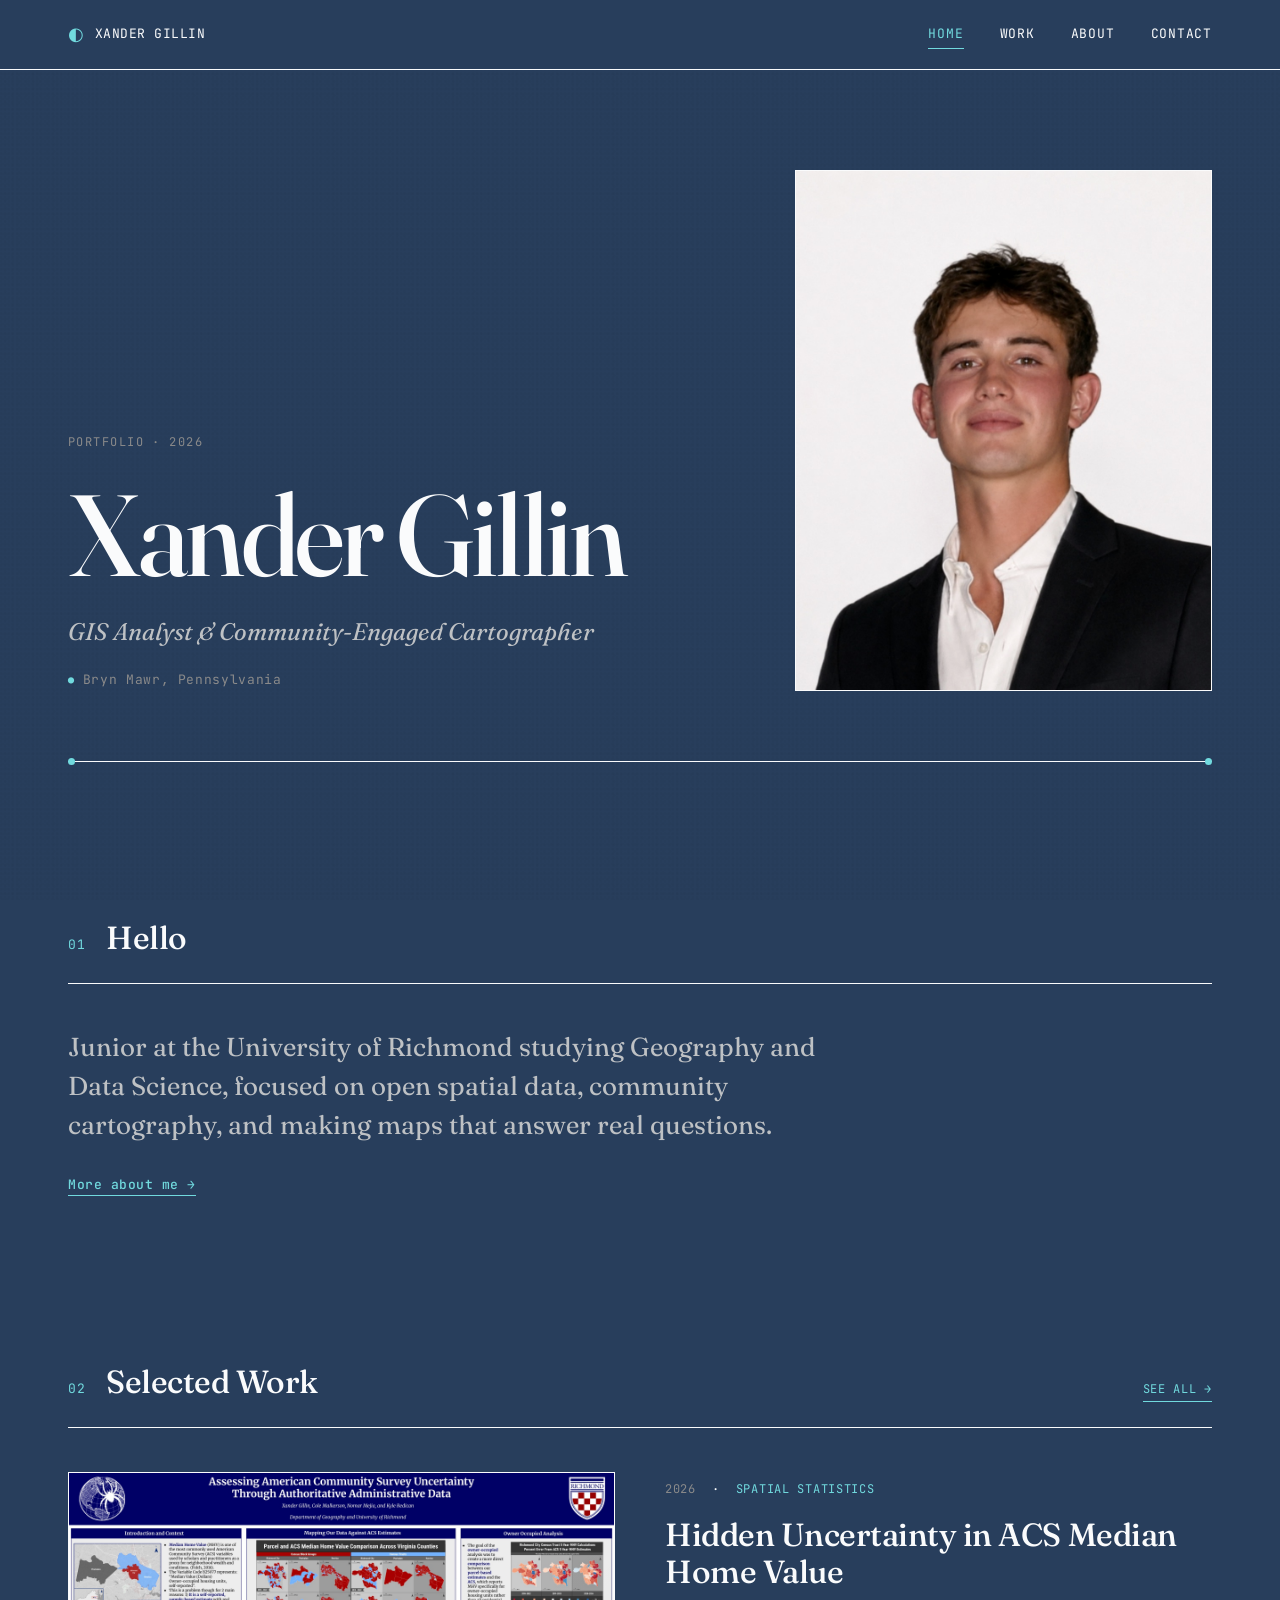
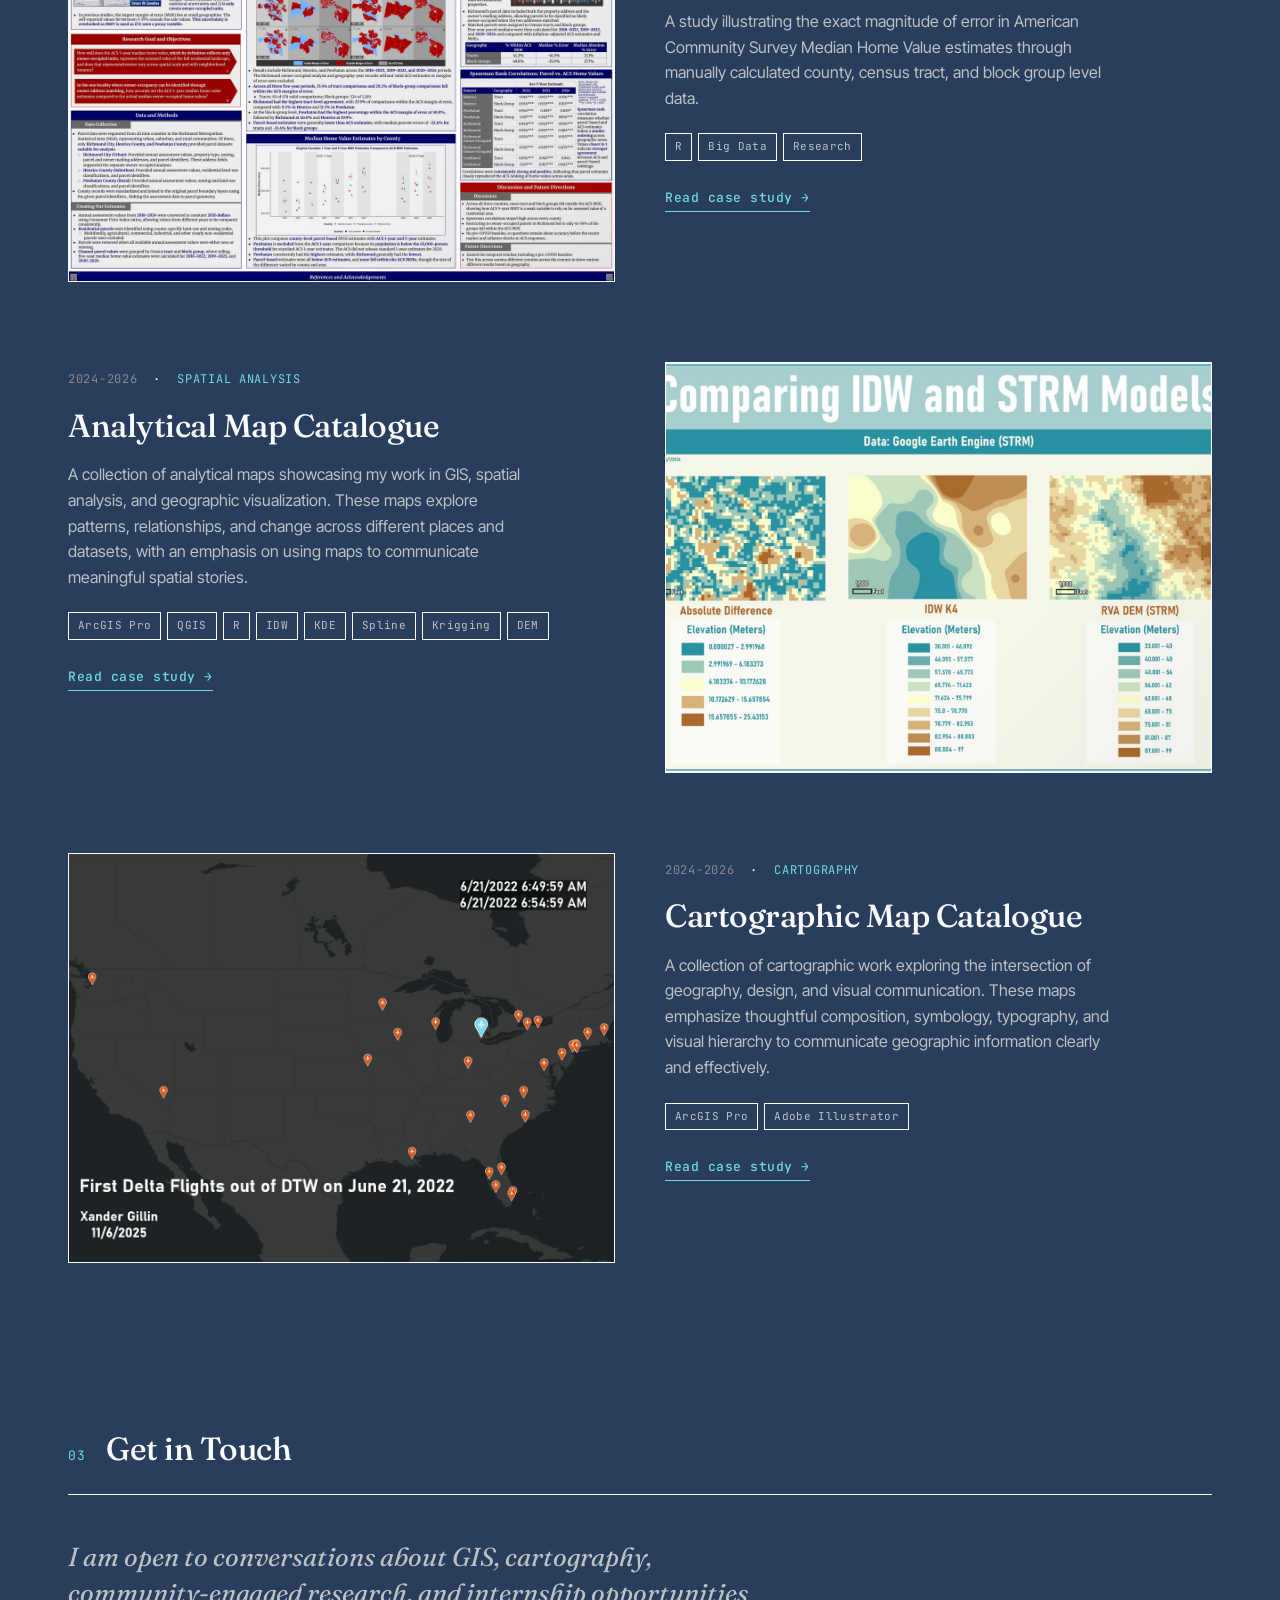
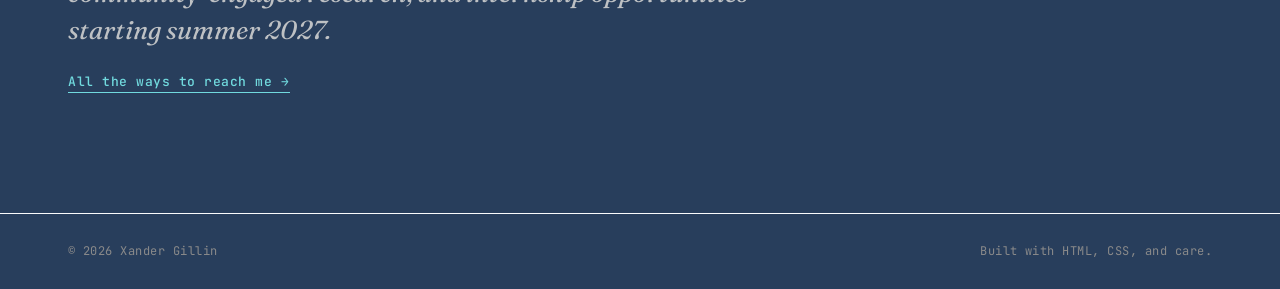
<file: index.html>
<!DOCTYPE html>
<html lang="en">
<head>
<meta charset="UTF-8">
<meta name="viewport" content="width=device-width, initial-scale=1.0">
<title data-page="">Loading...</title>
<link rel="preconnect" href="https://fonts.googleapis.com">
<link rel="preconnect" href="https://fonts.gstatic.com" crossorigin>
<link href="https://fonts.googleapis.com/css2?family=Fraunces:opsz,wght@9..144,400;9..144,500;9..144,600;9..144,700&family=JetBrains+Mono:wght@400;500&family=Inter+Tight:wght@400;500;600&display=swap" rel="stylesheet">
<link rel="stylesheet" href="styles.css">
</head>
<body>

<header id="site-header" class="site-header"></header>

<main>

  <!-- HERO -->
  <section class="hero">
    <div class="hero-grid">
      <div class="hero-text">
        <p class="hero-eyebrow">Portfolio · 2026</p>
        <h1 class="hero-name" data-bind="name"></h1>
        <p class="hero-tagline" data-bind="tagline"></p>
        <p class="hero-location">
          <span class="loc-dot">●</span>
          <span data-bind="location"></span>
        </p>
      </div>
      <div class="hero-photo">
        <img data-bind="headshot" alt="" />
      </div>
    </div>
    <div class="hero-rule"></div>
  </section>

  <!-- SHORT BIO + CTA -->
  <section class="intro">
    <div class="section-head">
      <span class="section-num">01</span>
      <h2 class="section-title">Hello</h2>
    </div>
    <p class="intro-text" data-bind="shortBio"></p>
    <p class="intro-cta">
      <a class="link-primary" href="about.html">More about me →</a>
    </p>
  </section>

  <!-- FEATURED PROJECTS -->
  <section class="projects">
    <div class="section-head">
      <span class="section-num">02</span>
      <h2 class="section-title">Selected Work</h2>
      <a class="section-aside" href="projects.html">See all →</a>
    </div>
    <div class="project-list" data-bind="projects" data-mode="featured"></div>
  </section>

  <!-- CONTACT TEASE -->
  <section class="contact-tease">
    <div class="section-head">
      <span class="section-num">03</span>
      <h2 class="section-title">Get in Touch</h2>
    </div>
    <p class="contact-lead" data-bind="contactLead"></p>
    <p class="intro-cta">
      <a class="link-primary" href="contact.html">All the ways to reach me →</a>
    </p>
  </section>

</main>

<footer id="site-footer" class="site-footer"></footer>

<script src="config.js"></script>
<script src="components.js"></script>
</body>
</html>
</file>
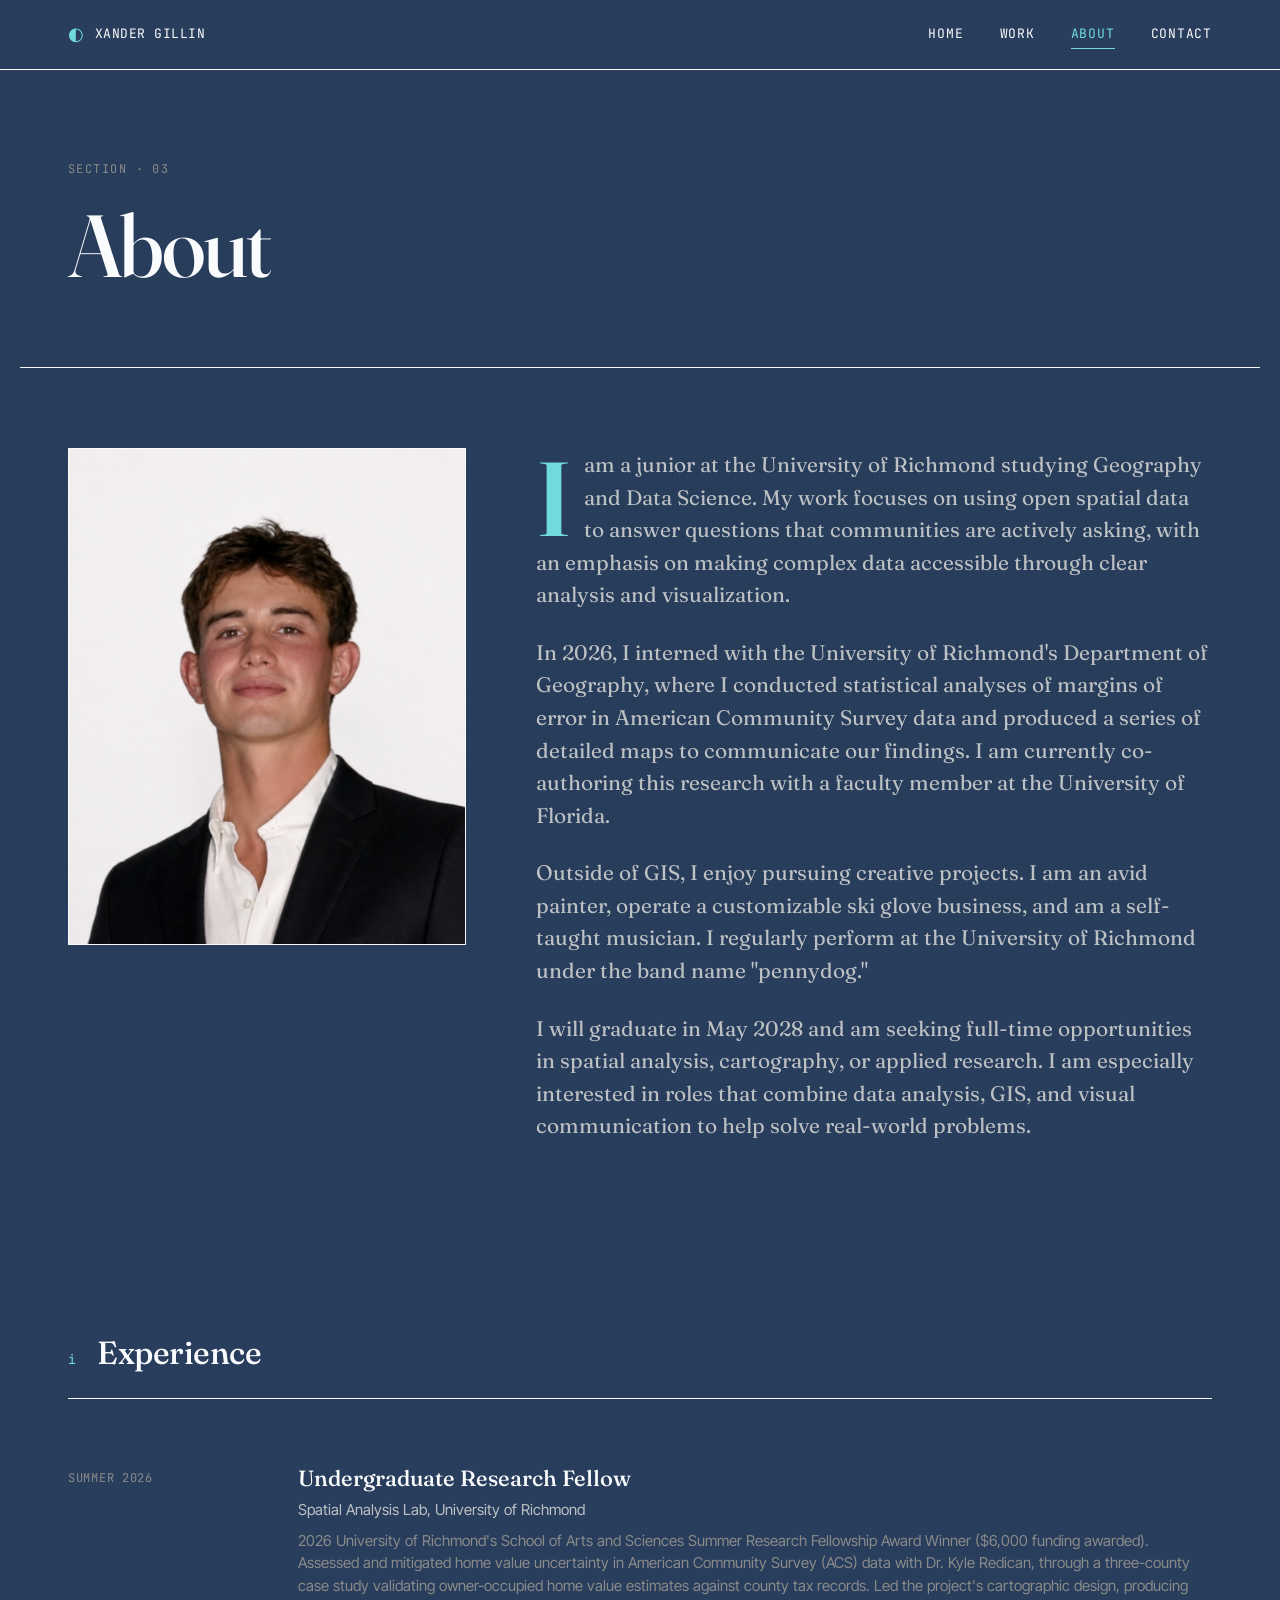
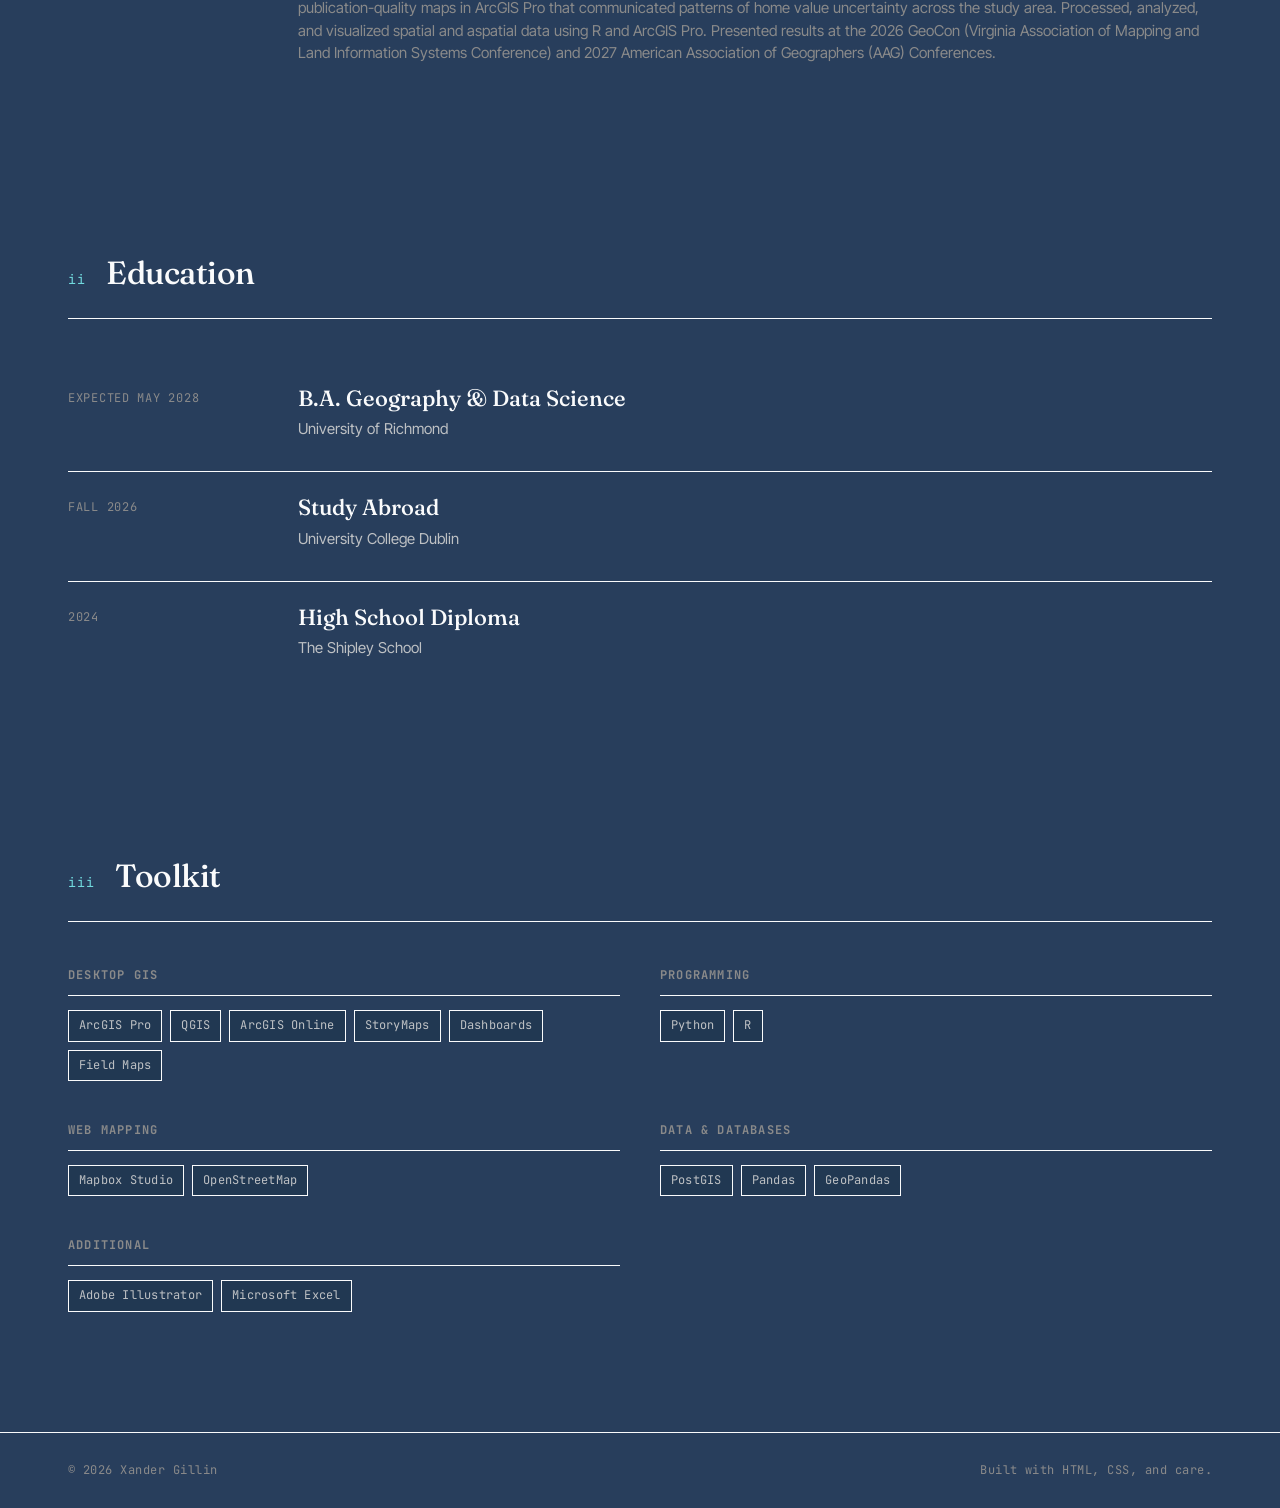
<file: about.html>
<!DOCTYPE html>
<html lang="en">
<head>
<meta charset="UTF-8">
<meta name="viewport" content="width=device-width, initial-scale=1.0">
<title data-page="About">Loading...</title>
<link rel="preconnect" href="https://fonts.googleapis.com">
<link rel="preconnect" href="https://fonts.gstatic.com" crossorigin>
<link href="https://fonts.googleapis.com/css2?family=Fraunces:opsz,wght@9..144,400;9..144,500;9..144,600;9..144,700&family=JetBrains+Mono:wght@400;500&family=Inter+Tight:wght@400;500;600&display=swap" rel="stylesheet">
<link rel="stylesheet" href="styles.css">
</head>
<body>

<header id="site-header" class="site-header"></header>

<main>

  <section class="page-head">
    <p class="page-eyebrow">Section · 03</p>
    <h1 class="page-title">About</h1>
  </section>

  <section class="about-page">
    <div class="about-page-grid">
      <div class="about-photo">
        <img data-bind="headshot" alt="" />
      </div>
      <div class="about-prose" data-bind="longBio"></div>
    </div>
  </section>

  <section class="cv-section">
    <div class="section-head">
      <span class="section-num">i</span>
      <h2 class="section-title">Experience</h2>
    </div>
    <ul class="cv-list" data-bind="experience"></ul>
  </section>

  <section class="cv-section">
    <div class="section-head">
      <span class="section-num">ii</span>
      <h2 class="section-title">Education</h2>
    </div>
    <ul class="cv-list" data-bind="education"></ul>
  </section>

  <section class="cv-section">
    <div class="section-head">
      <span class="section-num">iii</span>
      <h2 class="section-title">Toolkit</h2>
    </div>
    <div class="skill-groups" data-bind="skillGroups"></div>
  </section>

</main>

<footer id="site-footer" class="site-footer"></footer>

<script src="config.js"></script>
<script src="components.js"></script>
</body>
</html>
</file>
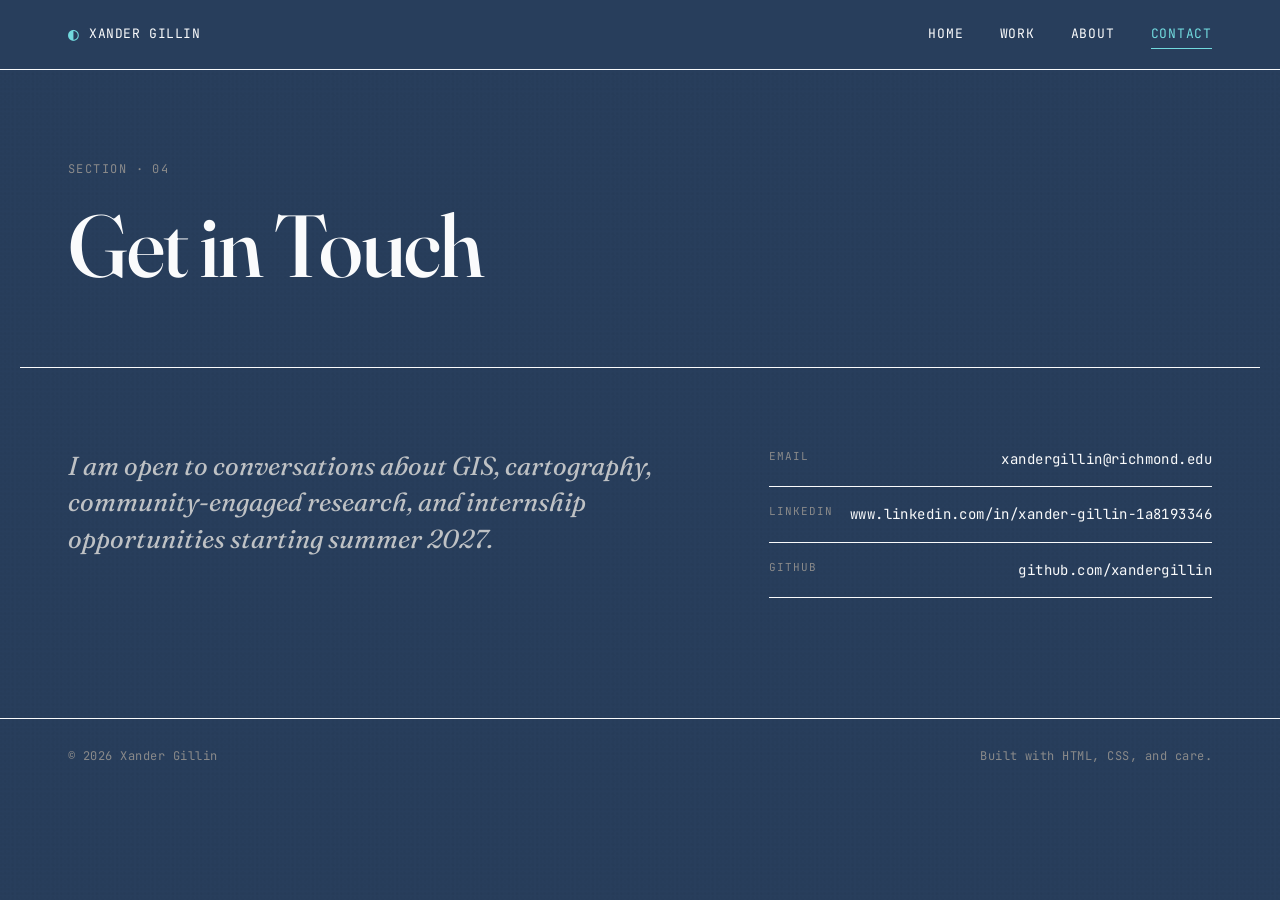
<file: contact.html>
<!DOCTYPE html>
<html lang="en">
<head>
<meta charset="UTF-8">
<meta name="viewport" content="width=device-width, initial-scale=1.0">
<title data-page="Contact">Loading...</title>
<link rel="preconnect" href="https://fonts.googleapis.com">
<link rel="preconnect" href="https://fonts.gstatic.com" crossorigin>
<link href="https://fonts.googleapis.com/css2?family=Fraunces:opsz,wght@9..144,400;9..144,500;9..144,600;9..144,700&family=JetBrains+Mono:wght@400;500&family=Inter+Tight:wght@400;500;600&display=swap" rel="stylesheet">
<link rel="stylesheet" href="styles.css">
</head>
<body>

<header id="site-header" class="site-header"></header>

<main>

  <section class="page-head">
    <p class="page-eyebrow">Section · 04</p>
    <h1 class="page-title">Get in Touch</h1>
  </section>

  <section class="contact-full">
    <div class="contact-grid">
      <p class="contact-lead" data-bind="contactLead"></p>
      <ul class="contact-links" data-bind="contactLinks"></ul>
    </div>
  </section>

</main>

<footer id="site-footer" class="site-footer"></footer>

<script src="config.js"></script>
<script src="components.js"></script>
</body>
</html>
</file>
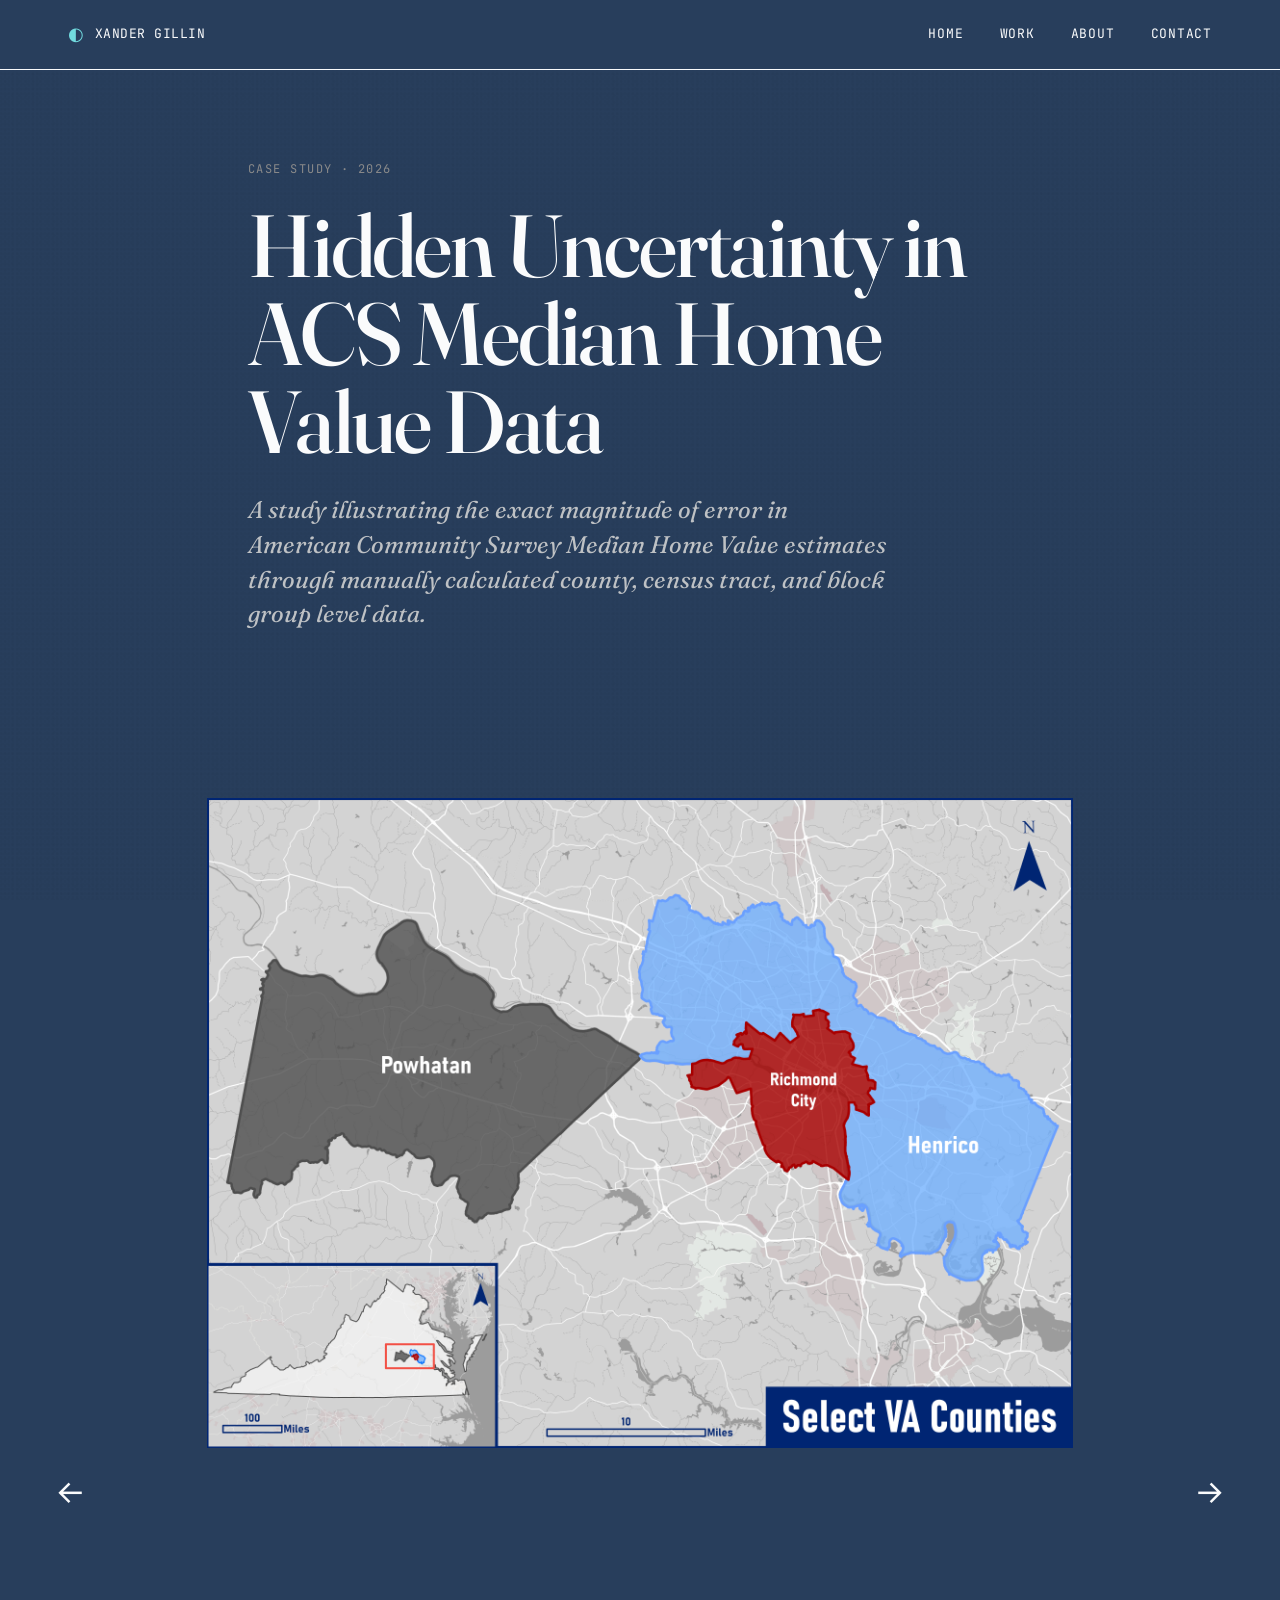
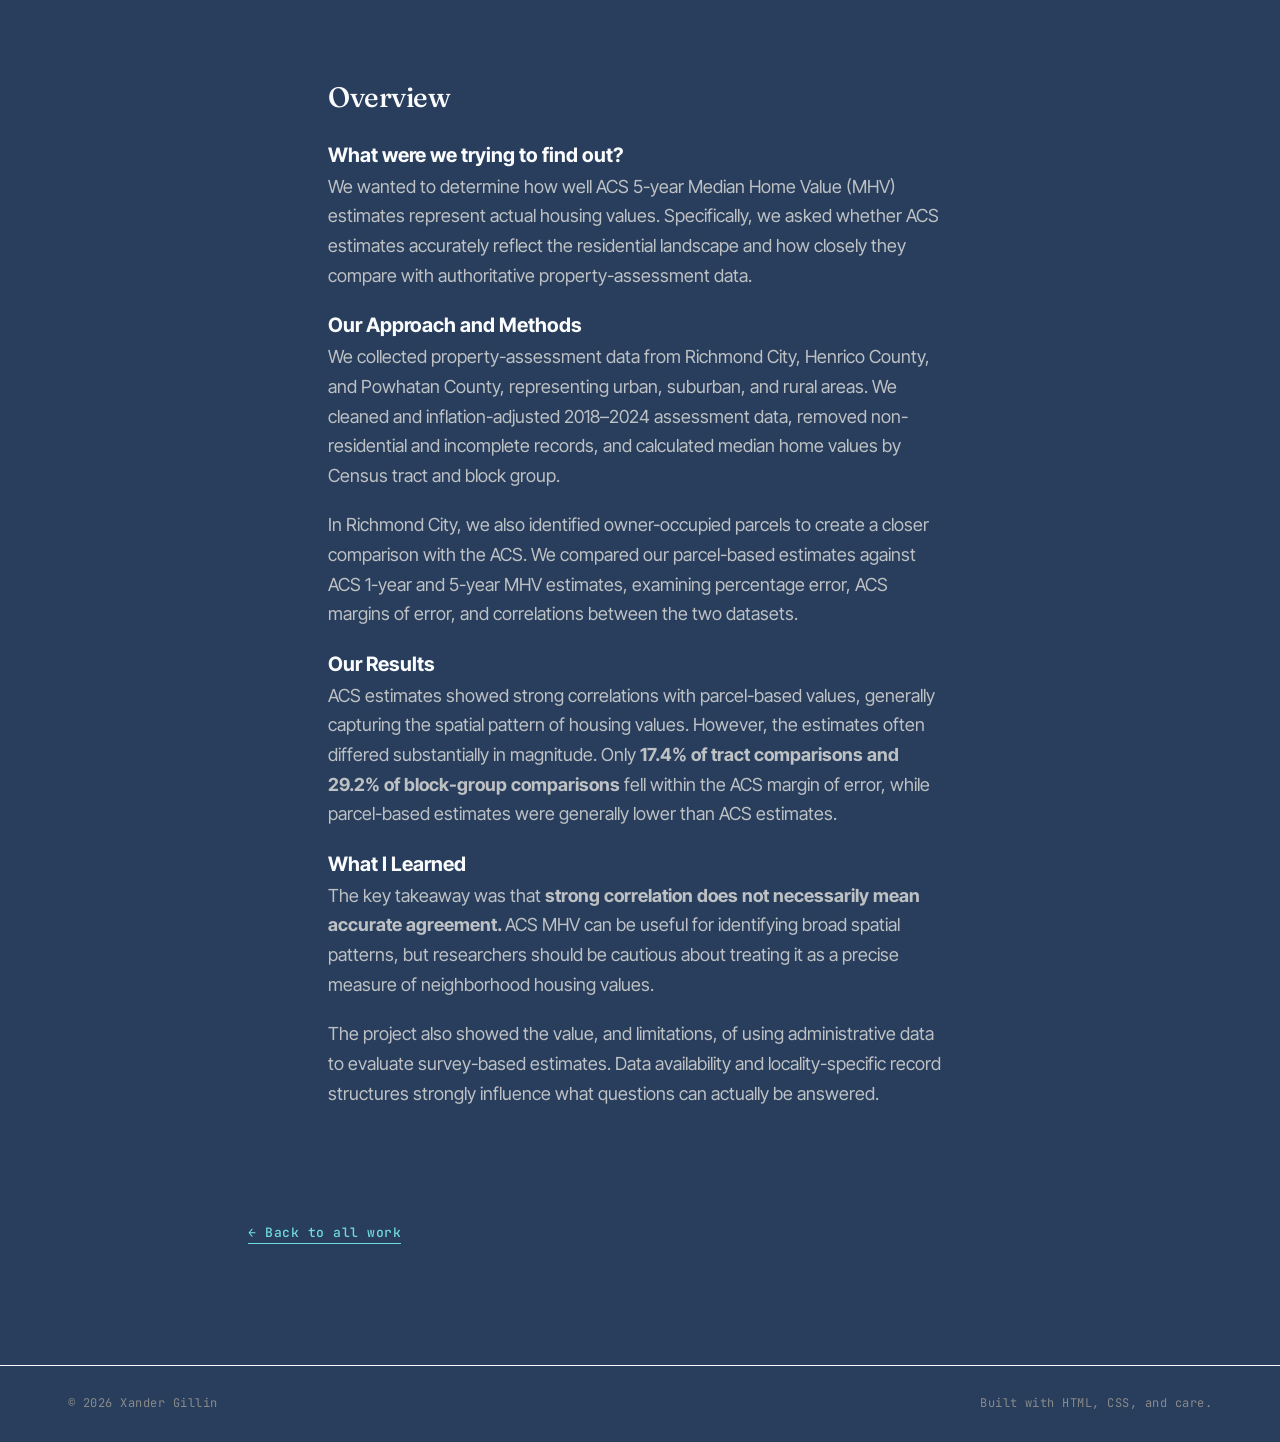
<file: project-acs-uncertainty.html>
<!DOCTYPE html>
<html lang="en">

<head>

<meta charset="UTF-8">
<meta name="viewport" content="width=device-width, initial-scale=1.0">

<title data-page="ACS Uncertainty">Loading...</title>

<link rel="preconnect" href="https://fonts.googleapis.com">

<link rel="preconnect" href="https://fonts.gstatic.com" crossorigin>

<link
  href="https://fonts.googleapis.com/css2?family=Fraunces:opsz,wght@9..144,400;9..144,500;9..144,600;9..144,700&family=JetBrains+Mono:wght@400;500&family=Inter+Tight:wght@400;500;600&display=swap"
  rel="stylesheet"
>

<link rel="stylesheet" href="styles.css">

</head>


<body>

<header id="site-header" class="site-header"></header>


<main>


  <!-- PROJECT HEADER -->

  <section class="project-head">

    <p class="page-eyebrow">
      Case study · 2026
    </p>

    <h1 class="page-title">
      Hidden Uncertainty in ACS Median Home Value Data
    </h1>

    <p class="project-subtitle">
      A study illustrating the exact magnitude of 
      error in American Community Survey Median Home Value 
      estimates through manually calculated county, census tract,
      and block group level data.
    </p>

  </section>



  <!-- =========================================
       IMAGE SLIDER
       ========================================= -->

  <section class="research-image-slider">

    <div class="research-slider">


      <!-- IMAGE 1 — YOUR ORIGINAL IMAGE -->

      <div class="research-slide active">

        <img
          src="images/projects/Context.jpg"
          alt="Parcel and ACS Median Home Value Comparison Across VA Counties"
        >

      </div>



      <!-- IMAGE 2 — REPLACE FILENAME -->

      <div class="research-slide">

        <img
          src="images/projects/full3x6.jpg"
          alt="ACS Median Home Value research map"
        >

      </div>



      <!-- IMAGE 3 — REPLACE FILENAME -->

      <div class="research-slide">

        <img
          src="images/projects/PctErr_3x3_BG.jpg"
          alt="ACS Median Home Value research map"
        >

      </div>



      <!-- IMAGE 4 — REPLACE FILENAME -->

      <div class="research-slide">

        <img
          src="images/projects/PctErr_3x3_Tract.jpg"
          alt="ACS Median Home Value research map"
        >

      </div>



      <!-- IMAGE 5 — REPLACE FILENAME -->

      <div class="research-slide">

        <img
          src="images/projects/RichmondPctErrBG.jpg"
          alt="ACS Median Home Value research map"
        >

      </div>  



      <!-- IMAGE 6 — REPLACE FILENAME -->

      <div class="research-slide">

        <img
          src="images/projects/RichmondPctErrTract.jpg"
          alt="ACS Median Home Value research map"
        >

      </div>  



      <!-- IMAGE 7 — REPLACE FILENAME -->

      <div class="research-slide">

        <img
          src="images/projects/my-project-thumb.jpg"
          alt="ACS Median Home Value research map"
        >

      </div>  


    </div>



    <!-- ARROWS UNDER IMAGE -->

    <div class="research-navigation">

      <button
        class="research-arrow"
        onclick="changeResearchImage(-1)"
        aria-label="Previous image"
      >
        ←
      </button>


      <button
        class="research-arrow"
        onclick="changeResearchImage(1)"
        aria-label="Next image"
      >
        →
      </button>

    </div>

  </section>



  <!-- =========================================
       PROJECT TEXT
       ========================================= -->

  <section class="project-prose">

    <h2 class="prose-h2">
      Overview
    </h2>


    <h3>
      What were we trying to find out?
    </h3>

    <p>
      We wanted to determine how well ACS 5-year Median Home Value (MHV)
      estimates represent actual housing values. Specifically, we asked
      whether ACS estimates accurately reflect the residential landscape
      and how closely they compare with authoritative property-assessment data.
    </p>


    <h3>
      Our Approach and Methods
    </h3>

    <p>
      We collected property-assessment data from Richmond City, Henrico County,
      and Powhatan County, representing urban, suburban, and rural areas.
      We cleaned and inflation-adjusted 2018–2024 assessment data, removed
      non-residential and incomplete records, and calculated median home values
      by Census tract and block group.
    </p>


    <p>
      In Richmond City, we also identified owner-occupied parcels to create
      a closer comparison with the ACS. We compared our parcel-based estimates
      against ACS 1-year and 5-year MHV estimates, examining percentage error,
      ACS margins of error, and correlations between the two datasets.
    </p>


    <h3>
      Our Results
    </h3>

    <p>
      ACS estimates showed strong correlations with parcel-based values,
      generally capturing the spatial pattern of housing values. However,
      the estimates often differed substantially in magnitude. Only
      <strong>
        17.4% of tract comparisons and 29.2% of block-group comparisons
      </strong>
      fell within the ACS margin of error, while parcel-based estimates were
      generally lower than ACS estimates.
    </p>


    <h3>
      What I Learned
    </h3>

    <p>
      The key takeaway was that
      <strong>
        strong correlation does not necessarily mean accurate agreement.
      </strong>
      ACS MHV can be useful for identifying broad spatial patterns,
      but researchers should be cautious about treating it as a precise
      measure of neighborhood housing values.
    </p>


    <p>
      The project also showed the value, and limitations, of using administrative
      data to evaluate survey-based estimates. Data availability and
      locality-specific record structures strongly influence what questions
      can actually be answered.
    </p>

  </section>


  <!-- BACK TO PROJECTS -->

  <section class="project-back">

    <a href="projects.html" class="link-primary">
      ← Back to all work
    </a>

  </section>


</main>


<footer id="site-footer" class="site-footer"></footer>


<script src="config.js"></script>

<script src="components.js"></script>


<!-- =========================================
     IMAGE SLIDER JAVASCRIPT
     ========================================= -->

<script>

let currentResearchImage = 0;

const researchSlides =
  document.querySelectorAll(".research-slide");


function showResearchImage(index) {

  if (index >= researchSlides.length) {

    currentResearchImage = 0;

  }

  else if (index < 0) {

    currentResearchImage =
      researchSlides.length - 1;

  }

  else {

    currentResearchImage = index;

  }


  researchSlides.forEach((slide, i) => {

    slide.classList.toggle(
      "active",
      i === currentResearchImage
    );

  });

}


function changeResearchImage(direction) {

  showResearchImage(
    currentResearchImage + direction
  );

}


/* Keyboard controls */

document.addEventListener("keydown", function(event) {

  if (event.key === "ArrowRight") {

    changeResearchImage(1);

  }

  if (event.key === "ArrowLeft") {

    changeResearchImage(-1);

  }

});

</script>


</body>

</html>
</file>
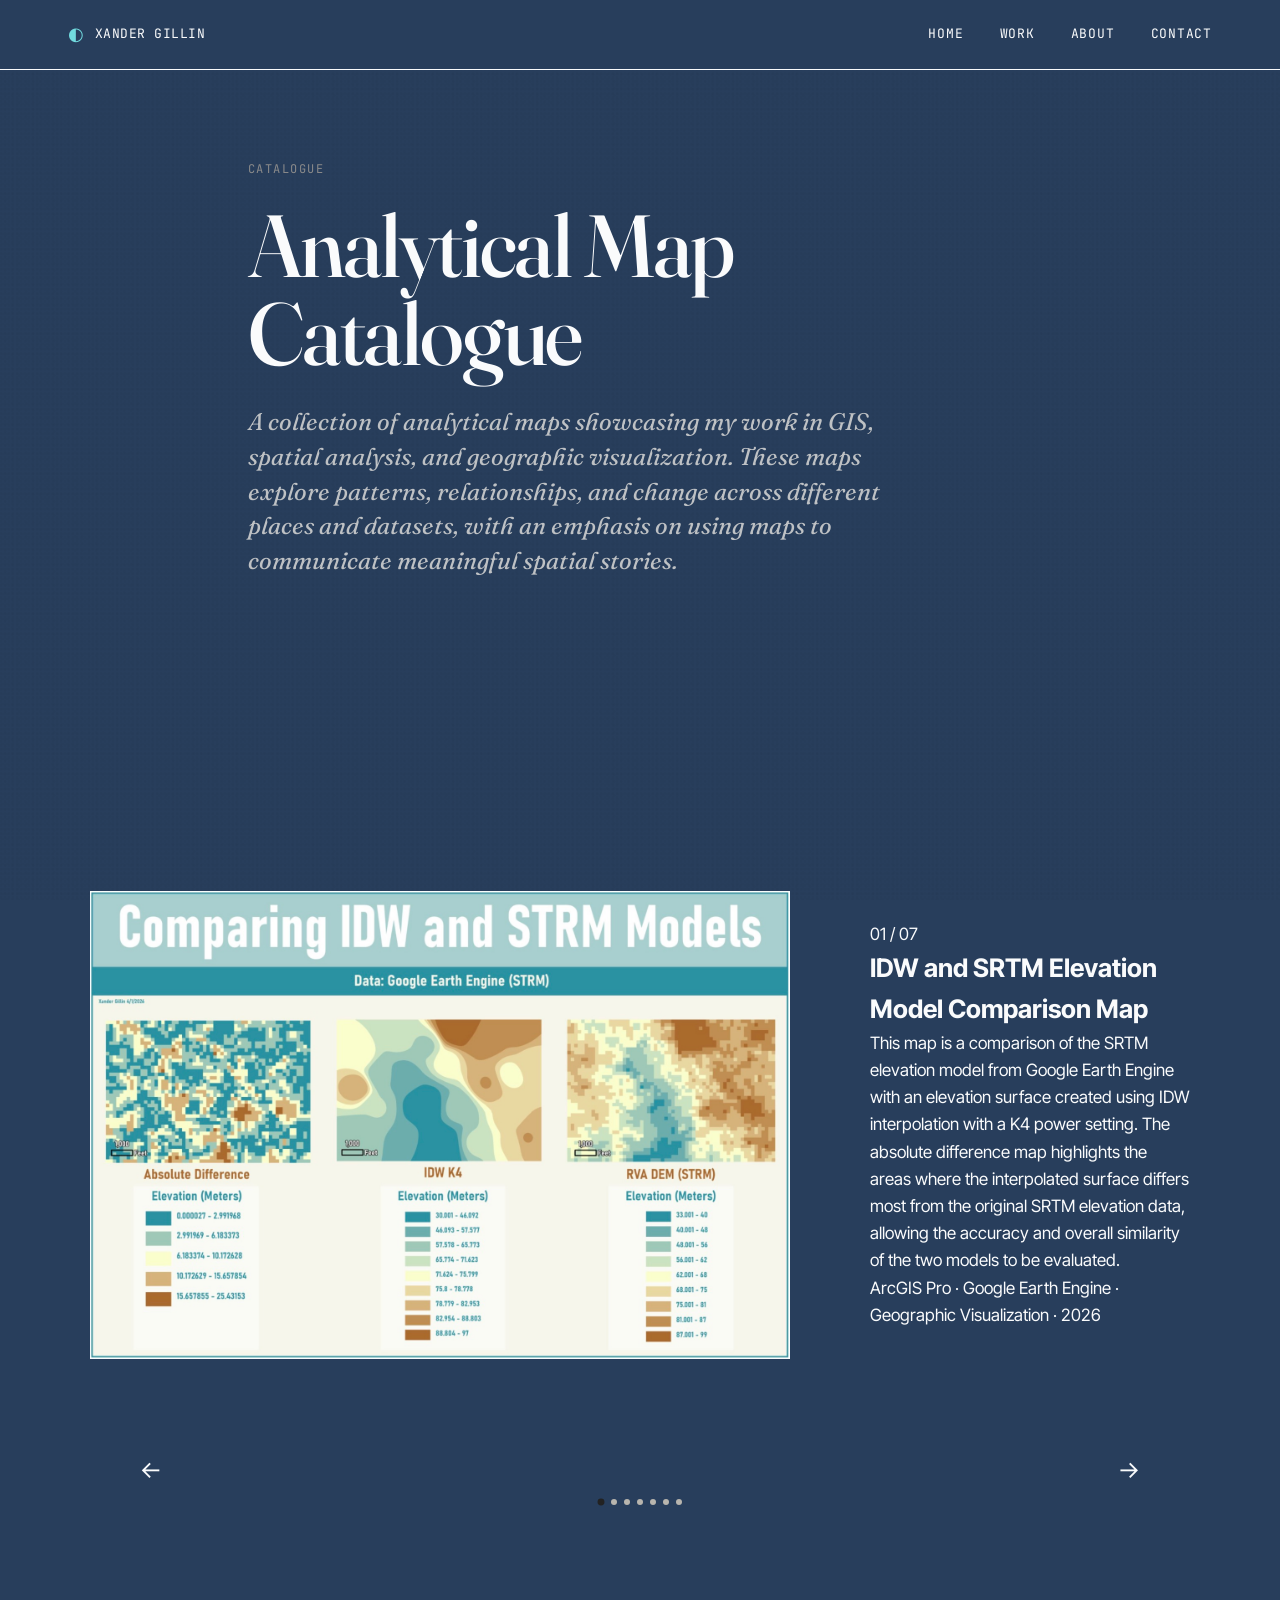
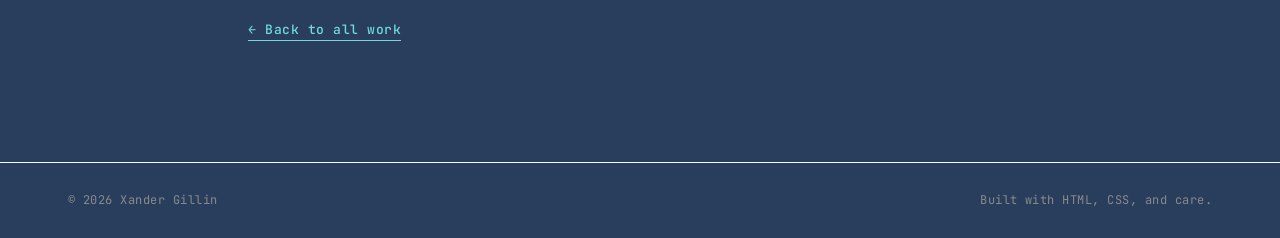
<file: project-kde-traffic.html>
<!DOCTYPE html>
<html lang="en">

<head>
<meta charset="UTF-8">
<meta name="viewport" content="width=device-width, initial-scale=1.0">

<title data-page="Where the Crashes Cluster">Loading...</title>

<link rel="preconnect" href="https://fonts.googleapis.com">
<link rel="preconnect" href="https://fonts.gstatic.com" crossorigin>

<link
  href="https://fonts.googleapis.com/css2?family=Fraunces:opsz,wght@9..144,400;9..144,500;9..144,600;9..144,700&family=JetBrains+Mono:wght@400;500&family=Inter+Tight:wght@400;500;600&display=swap"
  rel="stylesheet"
>

<link rel="stylesheet" href="styles.css">

</head>


<body>

<header id="site-header" class="site-header"></header>


<main>


  <!-- PAGE INTRODUCTION -->

  <section class="project-head">

    <p class="page-eyebrow">Catalogue</p>

    <h1 class="page-title">
      Analytical Map Catalogue
    </h1>

    <p class="project-subtitle">
      A collection of analytical maps showcasing my work in 
      GIS, spatial analysis, and geographic visualization. 
      These maps explore patterns, relationships, and change 
      across different places and datasets, with an emphasis 
      on using maps to communicate meaningful spatial stories.
    </p>

  </section>



  <!-- MAP SLIDER -->

  <section class="map-series">

    <div class="map-slider">


      <!-- MAP 1 — YOUR ORIGINAL MAP -->

      <article class="map-slide active">

        <div class="map-image">

          <img
            src="images/projects/IDW1.jpeg"
            alt="Where the Crashes Cluster"
          >

        </div>


        <div class="map-description">

          <p class="map-number">
            01 / 07
          </p>

          <h2>
            IDW and SRTM Elevation Model Comparison Map
          </h2>

          <p>
            This map is a comparison of the SRTM elevation model from Google Earth Engine 
            with an elevation surface created using IDW interpolation with a 
            K4 power setting. The absolute difference map highlights the areas 
            where the interpolated surface differs most from the original SRTM 
            elevation data, allowing the accuracy and overall similarity of the 
            two models to be evaluated. 
          </p>

          <p class="map-details">
            ArcGIS Pro · Google Earth Engine · Geographic Visualization · 2026
          </p>

        </div>

      </article>



      <!-- MAP 2 -->

      <article class="map-slide">

        <div class="map-image">

          <img
            src="images/projects/IDW2.jpeg"
            alt="Research map showing spatial patterns"
          >

        </div>


        <div class="map-description">

          <p class="map-number">
            02 / 07
          </p>

          <h2>
            Regularized and Tension Spline Model Comparison Map
          </h2>

          <p>
            This map is another comparison of the original SRTM elevation model but 
            instead with surfaces created using Regularized and Tension Spline interpolation. 
            The maps demonstrate how different spline methods produce different patterns and 
            elevation ranges, showing how the choice of interpolation technique can influence 
            the resulting surface and its representation of terrain.
          </p>

          <p class="map-details">
            ArcGIS Pro · Google Earth Engine · Geographic Visualization · 2026
          </p>

        </div>

      </article>



      <!-- MAP 3 -->

      <article class="map-slide">

        <div class="map-image">

          <img
            src="images/projects/IDW3.jpeg"
            alt="Research map showing geographic relationships"
          >

        </div>


        <div class="map-description">

          <p class="map-number">
            03 / 07
          </p>

          <h2>
            SRTM and Kriging Model Comparison Map
          </h2>

          <p>
            Another comparison of the SRTM elevation model, now with a Kriging interpolation 
            surface and its corresponding Kriging variance. The Kriging model estimates elevation 
            across the study area, while the variance map shows the level of uncertainty 
            associated with those estimates. Together, the maps demonstrate both the predicted 
            elevation surface and where the interpolation is more or less reliable.
          </p>

          <p class="map-details">
            ArcGIS Pro · Google Earth Engine · Geographic Visualization · 2026
          </p>

        </div>

      </article>



      <!-- MAP 4 -->

      <article class="map-slide">

        <div class="map-image">

          <img
            src="images/projects/Thrush1.jpeg"
            alt="Research map showing geographic change"
          >

        </div>


        <div class="map-description">

          <p class="map-number">
            04 / 07
          </p>

          <h2>
            Bicknell Thrush Habitat Map
          </h2>

          <p>
            This map shows Bicknell’s Thrush occurrence records from 1999–2019 and their 
            relationship to elevation. GBIF sighting data were mapped as points 
            and compared with elevation data from a Digital Elevation Model (DEM) 
            from OpenTopography. The DEM was resampled to a 200 × 200 meter 
            resolution so that it could be used with the other data in the analysis. 
            Looking at the sightings alongside elevation helps show the types of 
            landscapes where the species thrives.
          </p>

          <p class="map-details">
            GIS · Spatial Analysis · DEM · 2026
          </p>

        </div>

      </article>



      <!-- MAP 5 -->

      <article class="map-slide">

        <div class="map-image">

          <img
            src="images/projects/DC1.jpeg"
            alt="Research map showing geographic change"
          >

        </div>


        <div class="map-description">

          <p class="map-number">
            05 / 07
          </p>

          <h2>
            D.C. Bivariate MHI and Veteran Percent Map
          </h2>

          <p>
            This map shows the relationship between the percentage of veterans and 
            median household income across ZIP Codes in the Washington, D.C. Nielsen 
            Designated Market Area. A bivariate choropleth map was used to display 
            both variables at the same time, with different colors representing their 
            combined values. This makes it easier to compare areas with higher or 
            lower veteran populations alongside differences in household income and 
            identify patterns between the two variables.
          </p>

          <p class="map-details">
            GIS · Spatial Analysis · 2026
          </p>

        </div>

      </article>



      <!-- MAP 6 -->

      <article class="map-slide">

        <div class="map-image">

          <img
            src="images/projects/Virus1.jpeg"
            alt="Research map showing geographic change"
          >

        </div>


        <div class="map-description">

          <p class="map-number">
            06 / 07
          </p>

          <h2>
            Behavioral Disorder Deaths Local Morans I Map
          </h2>

          <p>
            This map shows the spatial patterns of behavioral disorder death rates 
            across counties in the study area. It highlights areas where counties 
            with similar or different death rates are grouped together, making it 
            easier to see clusters and unusual counties. The map was created using 
            Local Moran’s I and Queen’s Contiguity to examine these patterns.
          </p>

          <p class="map-details">
            GIS · Spatial Analysis · Local Moran's I · 2026
          </p>

        </div>

      </article>



      <!-- MAP 7 -->

      <article class="map-slide">

        <div class="map-image">

          <img
            src="images/projects/Virus2.jpeg"
            alt="Research map showing geographic change"
          >

        </div>


        <div class="map-description">

          <p class="map-number">
            07 / 07
          </p>

          <h2>
            Behavioral Disorder Deaths Getis-Ord Gi* Map
          </h2>

          <p>
            This map shows the locations of statistically significant hot spots and 
            cold spots for behavioral disorder death rates. The red areas represent 
            clusters of higher death rates, while the blue areas represent clusters of 
            lower death rates. The map was created using the Getis-Ord Gi* method with 
            a 70.26-mile distance band to examine the overall clustering pattern.
          </p>

          <p class="map-details">
            GIS · Spatial Analysis · Getis-Ord Gi* · 2026
          </p>

        </div>

      </article>



      <!-- ARROWS UNDER MAP + CAPTION -->

      <div class="map-navigation">

        <!-- PREVIOUS MAP -->

        <button
          class="map-arrow map-prev"
          onclick="changeMap(-1)"
          aria-label="Previous map"
        >
          ←
        </button>


        <!-- NEXT MAP -->

        <button
          class="map-arrow map-next"
          onclick="changeMap(1)"
          aria-label="Next map"
        >
          →
        </button>

      </div>



      <!-- MAP DOTS -->

      <div class="map-dots">

        <button
          class="map-dot active"
          onclick="showMap(0)"
          aria-label="Show map 1"
        ></button>

        <button
          class="map-dot"
          onclick="showMap(1)"
          aria-label="Show map 2"
        ></button>

        <button
          class="map-dot"
          onclick="showMap(2)"
          aria-label="Show map 3"
        ></button>

        <button
          class="map-dot"
          onclick="showMap(3)"
          aria-label="Show map 4"
        ></button>

        <button
          class="map-dot"
          onclick="showMap(4)"
          aria-label="Show map 5"
        ></button>

        <button
          class="map-dot"
          onclick="showMap(5)"
          aria-label="Show map 6"
        ></button>

        <button
          class="map-dot"
          onclick="showMap(6)"
          aria-label="Show map 7"
        ></button>

      </div>

    </div>

  </section>



  <!-- BACK TO PROJECTS -->

  <section class="project-back">

    <a href="projects.html" class="link-primary">
      ← Back to all work
    </a>

  </section>


</main>



<footer id="site-footer" class="site-footer"></footer>


<script src="config.js"></script>
<script src="components.js"></script>



<!-- MAP SLIDER -->

<script>

let currentMap = 0;

const maps = document.querySelectorAll(".map-slide");
const dots = document.querySelectorAll(".map-dot");


function showMap(index) {

  if (index >= maps.length) {

    currentMap = 0;

  } else if (index < 0) {

    currentMap = maps.length - 1;

  } else {

    currentMap = index;

  }


  maps.forEach((map, i) => {

    map.classList.toggle(
      "active",
      i === currentMap
    );

  });


  dots.forEach((dot, i) => {

    dot.classList.toggle(
      "active",
      i === currentMap
    );

  });

}



function changeMap(direction) {

  showMap(currentMap + direction);

}



/* Allow keyboard navigation */

document.addEventListener("keydown", function(event) {

  if (event.key === "ArrowRight") {

    changeMap(1);

  }

  if (event.key === "ArrowLeft") {

    changeMap(-1);

  }

});

</script>


</body>
</html>
</file>
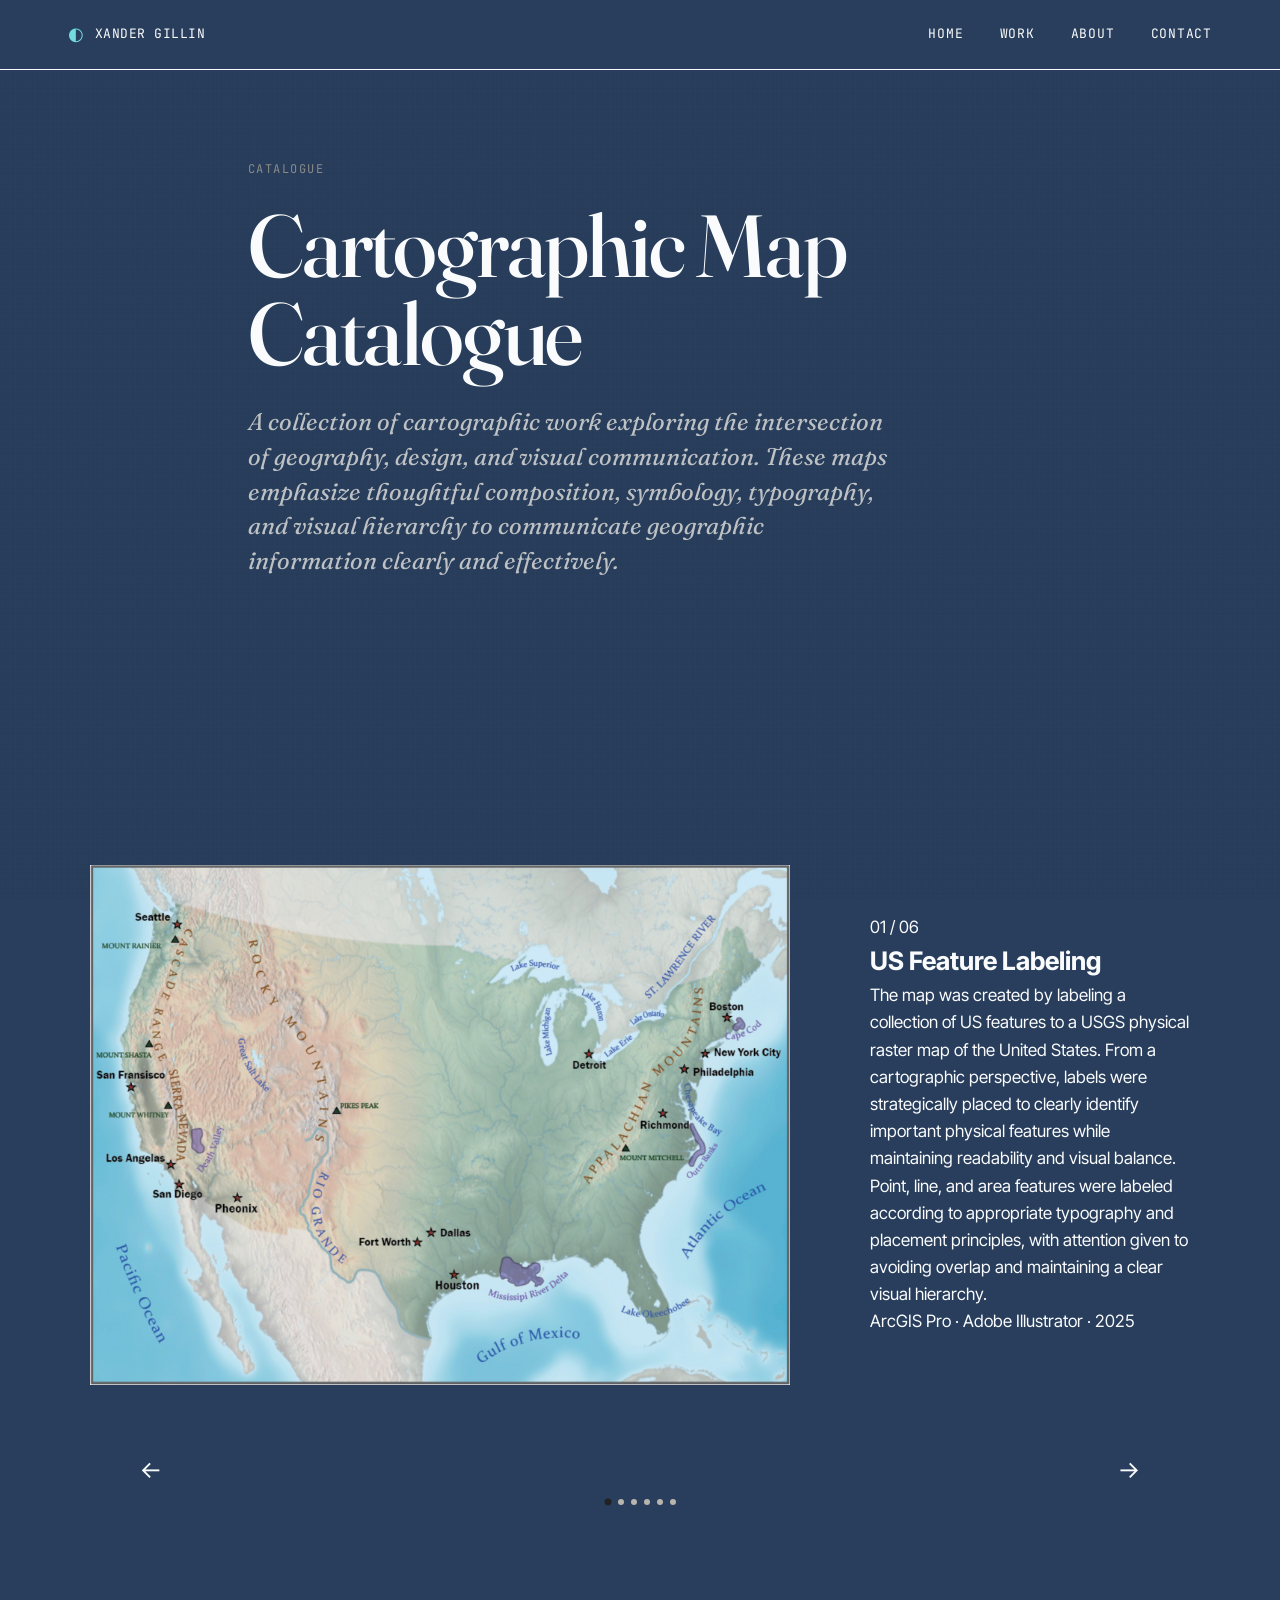
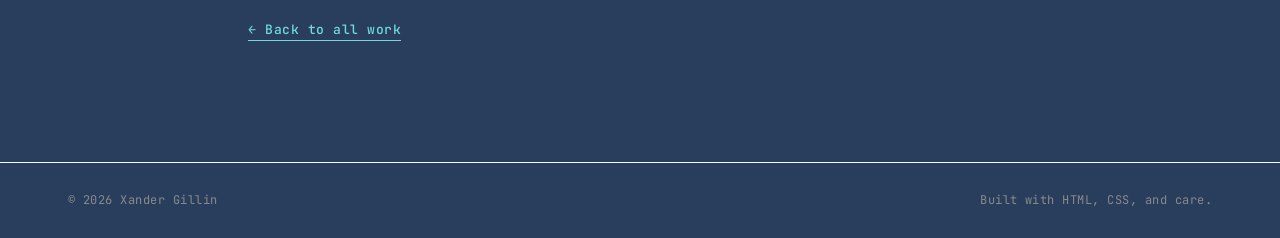
<file: project-sanborn-mosaic.html>
<!DOCTYPE html>
<html lang="en">
<head>
<meta charset="UTF-8">
<meta name="viewport" content="width=device-width, initial-scale=1.0">

<title data-page="Cartographic Map Catalogue">Loading...</title>

<link rel="preconnect" href="https://fonts.googleapis.com">
<link rel="preconnect" href="https://fonts.gstatic.com" crossorigin>

<link href="https://fonts.googleapis.com/css2?family=Fraunces:opsz,wght@9..144,400;9..144,500;9..144,600;9..144,700&family=JetBrains+Mono:wght@400;500&family=Inter+Tight:wght@400;500;600&display=swap" rel="stylesheet">

<link rel="stylesheet" href="styles.css">
</head>

<body>

<header id="site-header" class="site-header"></header>

<main>

  <!-- PAGE INTRODUCTION -->
  <section class="project-head">

    <p class="page-eyebrow">Catalogue</p>

    <h1 class="page-title">Cartographic Map Catalogue</h1>

    <p class="project-subtitle">
      A collection of cartographic work exploring the 
      intersection of geography, design, and visual communication. 
      These maps emphasize thoughtful composition, symbology, 
      typography, and visual hierarchy to communicate geographic 
      information clearly and effectively.
    </p>

  </section>


  <!-- MAP SLIDER -->
  <section class="map-series">

    <div class="map-slider">


      <!-- MAP 1 -->
      <article class="map-slide active">

        <div class="map-image">

          <img 
            src="images/projects/USFeature.jpeg" 
            alt="Description of Map 1"
          >

        </div>

        <div class="map-description">

          <p class="map-number">01 / 06</p>

          <h2>US Feature Labeling</h2>

          <p>
            The map was created by labeling a collection of US features to a USGS physical 
            raster map of the United States. From a cartographic perspective, 
            labels were strategically placed to clearly identify important physical 
            features while maintaining readability and visual balance. Point, 
            line, and area features were labeled according to appropriate 
            typography and placement principles, with attention given 
            to avoiding overlap and maintaining a clear visual hierarchy.
          </p>

          <p class="map-details">
            ArcGIS Pro · Adobe Illustrator · 2025
          </p>

        </div>

      </article>


      <!-- MAP 2 -->
      <article class="map-slide">

        <div class="map-image">

          <img 
            src="images/projects/animation2_compressed.gif" 
            alt="Description of Map 2"
          >

        </div>

        <div class="map-description">

          <p class="map-number">02 / 06</p>

          <h2>Delta Flights Animated Flow Map</h2>

          <p>
            The maps visualize Delta flights departing from Detroit 
            Metropolitan International Airport on June 21, 2022, between 
            7:00 and 8:30 AM. The flow map connects the departure airport 
            to each destination using lines, with line size representing the 
            passenger capacity of each aircraft. The temporal visualization 
            incorporates flight times and uses animation to show flight patterns.
            This map illustrates my ability to work with time fields in ArcGIS Pro, 
            and use the animation tools to create a temporal visualization. 
          </p>

          <p class="map-details">
            ArcGIS Pro · Animation · 2025
          </p>

        </div>

      </article>


      <!-- MAP 3 -->
      <article class="map-slide">

        <div class="map-image">

          <img 
            src="images/projects/Airport.jpeg" 
            alt="Description of Map 3"
          >

        </div>

        <div class="map-description">

          <p class="map-number">03 / 06</p>

          <h2>Delta Flights Flow Map</h2>

          <p>
            This map is a static representation of the animated flight map.
            it incorporates the same information with added cartographic and 
            visual design elements to provide visual clarity without animation.
          </p>

          <p class="map-details">
            ArcGIS Pro · Adobe Illustrator · 2025
          </p>

        </div>

      </article>


      <!-- MAP 4 -->
      <article class="map-slide">

        <div class="map-image">

          <img 
            src="images/projects/Maui.jpeg" 
            alt="Description of Map 4"
          >

        </div>

        <div class="map-description">

          <p class="map-number">04 / 06</p>

          <h2>Maui Terrain and 3D Image Map</h2>

          <p>
            This map is a 3D visualization of Maui's terrain, hotels, and roads using 
            elevation and shape file data. I used Google Earth Engine to download a Digital 
            Elevation Model (DEM) and then brought the data into ArcGIS Pro 
            to create a 3D scene. The main goal was to learn the cartographic 
            workflow from collecting elevation data to transforming it into a 
            visually appealing terrain visualization. With this map, I gained 
            experience working with DEM data, creating and navigating 3D scenes 
            in ArcGIS Pro, and using different visualization techniques to represent 
            terrain and elevation in three dimensions.
          </p>

          <p class="map-details">
            ArcGIS Pro · 3D · ArcGIS Pro Styles · 2026
          </p>

        </div>

      </article>


      <!-- MAP 5 -->
      <article class="map-slide">

        <div class="map-image">

          <img 
            src="images/projects/TolkeinZona.jpeg" 
            alt="Description of Map 5"
          >

        </div>

        <div class="map-description">

          <p class="map-number">05 / 06</p>

          <h2>LotR Style Arizona Map</h2>

          <p>
            This map illustrates a Lord of the Rings-inspired depiction of Arizona’s 
            natural features and landmarks. I created a custom basemap using Esri’s 
            Vector Tile Style Editor and incorporated an available Lord of the Rings-style 
            package from the ArcGIS Pro Styles website to give the map a unique visual 
            design. Through this lab, I learned how to customize the appearance and 
            symbology of basemap layers, work with vector tile styles, and import and 
            apply existing style packages in ArcGIS Pro. I developed my skills in 
            visual hierarchy, color and symbol selection, and designing a map that 
            communicates geographic information while maintaining a consistent theme 
            and aesthetic.
          </p>

          <p class="map-details">
            ArcGIS Pro · Esri Vector Tile Style Editor · ArcGIS Pro Styles · 2026
          </p>

        </div>

      </article>


      <!-- MAP 6 -->
      <article class="map-slide">

        <div class="map-image">

          <img 
            src="images/projects/VirginiaCarto.jpeg" 
            alt="Description of Map 6"
          >

        </div>

        <div class="map-description">

          <p class="map-number">06 / 06</p>

          <h2>Bivariate Virginia Home Ownership and Population Map</h2>

          <p>
            This map visualizes multiple variables across Virginia counties 
            by combining a choropleth map with a 3D local scene. The home ownsership 
            variable was represented using color, while population was used to control 
            the height of each county, allowing two dimensions of data to be displayed 
            simultaneously. Using ArcGIS Pro, I learned how to create and symbolize 
            choropleth maps, convert a 2D map into a local 3D scene, and use attribute 
            data to control the elevation of geographic features. I developed 
            skills in navigating and adjusting the viewing perspective of a 3D map, 
            helping me understand how three-dimensional visualization can reveal 
            patterns and relationships that may be harder to see on a traditional 2D map.
          </p>

          <p class="map-details">
            ArcGIS Pro · 3D · Bivariate · 2026
          </p>

        </div>

      </article>


      <!-- ARROWS UNDER MAP + CAPTION -->
      <div class="map-navigation">

        <!-- PREVIOUS BUTTON -->
        <button 
          class="map-arrow map-prev" 
          onclick="changeMap(-1)"
          aria-label="Previous map"
        >
          ←
        </button>


        <!-- NEXT BUTTON -->
        <button 
          class="map-arrow map-next" 
          onclick="changeMap(1)"
          aria-label="Next map"
        >
          →
        </button>

      </div>


      <!-- MAP DOTS -->
      <div class="map-dots">

        <button 
          class="map-dot active"
          onclick="showMap(0)"
          aria-label="Show map 1"
        ></button>

        <button 
          class="map-dot"
          onclick="showMap(1)"
          aria-label="Show map 2"
        ></button>

        <button 
          class="map-dot"
          onclick="showMap(2)"
          aria-label="Show map 3"
        ></button>

        <button 
          class="map-dot"
          onclick="showMap(3)"
          aria-label="Show map 4"
        ></button>

        <button 
          class="map-dot"
          onclick="showMap(4)"
          aria-label="Show map 5"
        ></button>

        <button 
          class="map-dot"
          onclick="showMap(5)"
          aria-label="Show map 6"
        ></button>

      </div>

    </div>

  </section>


  <!-- BACK TO PROJECTS -->
  <section class="project-back">

    <a href="projects.html" class="link-primary">
      ← Back to all work
    </a>

  </section>

</main>


<footer id="site-footer" class="site-footer"></footer>


<script src="config.js"></script>
<script src="components.js"></script>


<!-- MAP SLIDER JAVASCRIPT -->
<script>

  let currentMap = 0;

  const maps = document.querySelectorAll(".map-slide");
  const dots = document.querySelectorAll(".map-dot");


  function showMap(index) {

    /*
      If we go past the last map,
      return to the first map.
    */

    if (index >= maps.length) {
      currentMap = 0;
    }

    /*
      If we go before the first map,
      go to the last map.
    */

    else if (index < 0) {
      currentMap = maps.length - 1;
    }

    else {
      currentMap = index;
    }


    /*
      Hide every map except
      the current one.
    */

    maps.forEach((map, i) => {

      map.classList.toggle(
        "active",
        i === currentMap
      );

    });


    /*
      Update the active dot.
    */

    dots.forEach((dot, i) => {

      dot.classList.toggle(
        "active",
        i === currentMap
      );

    });

  }


  /*
    Move forward or backward
    through the maps.
  */

  function changeMap(direction) {

    showMap(currentMap + direction);

  }


  /*
    Allow the left and right
    keyboard arrows to control
    the catalogue.
  */

  document.addEventListener("keydown", function(event) {

    if (event.key === "ArrowRight") {
      changeMap(1);
    }

    if (event.key === "ArrowLeft") {
      changeMap(-1);
    }

  });

</script>

</body>
</html>
</file>
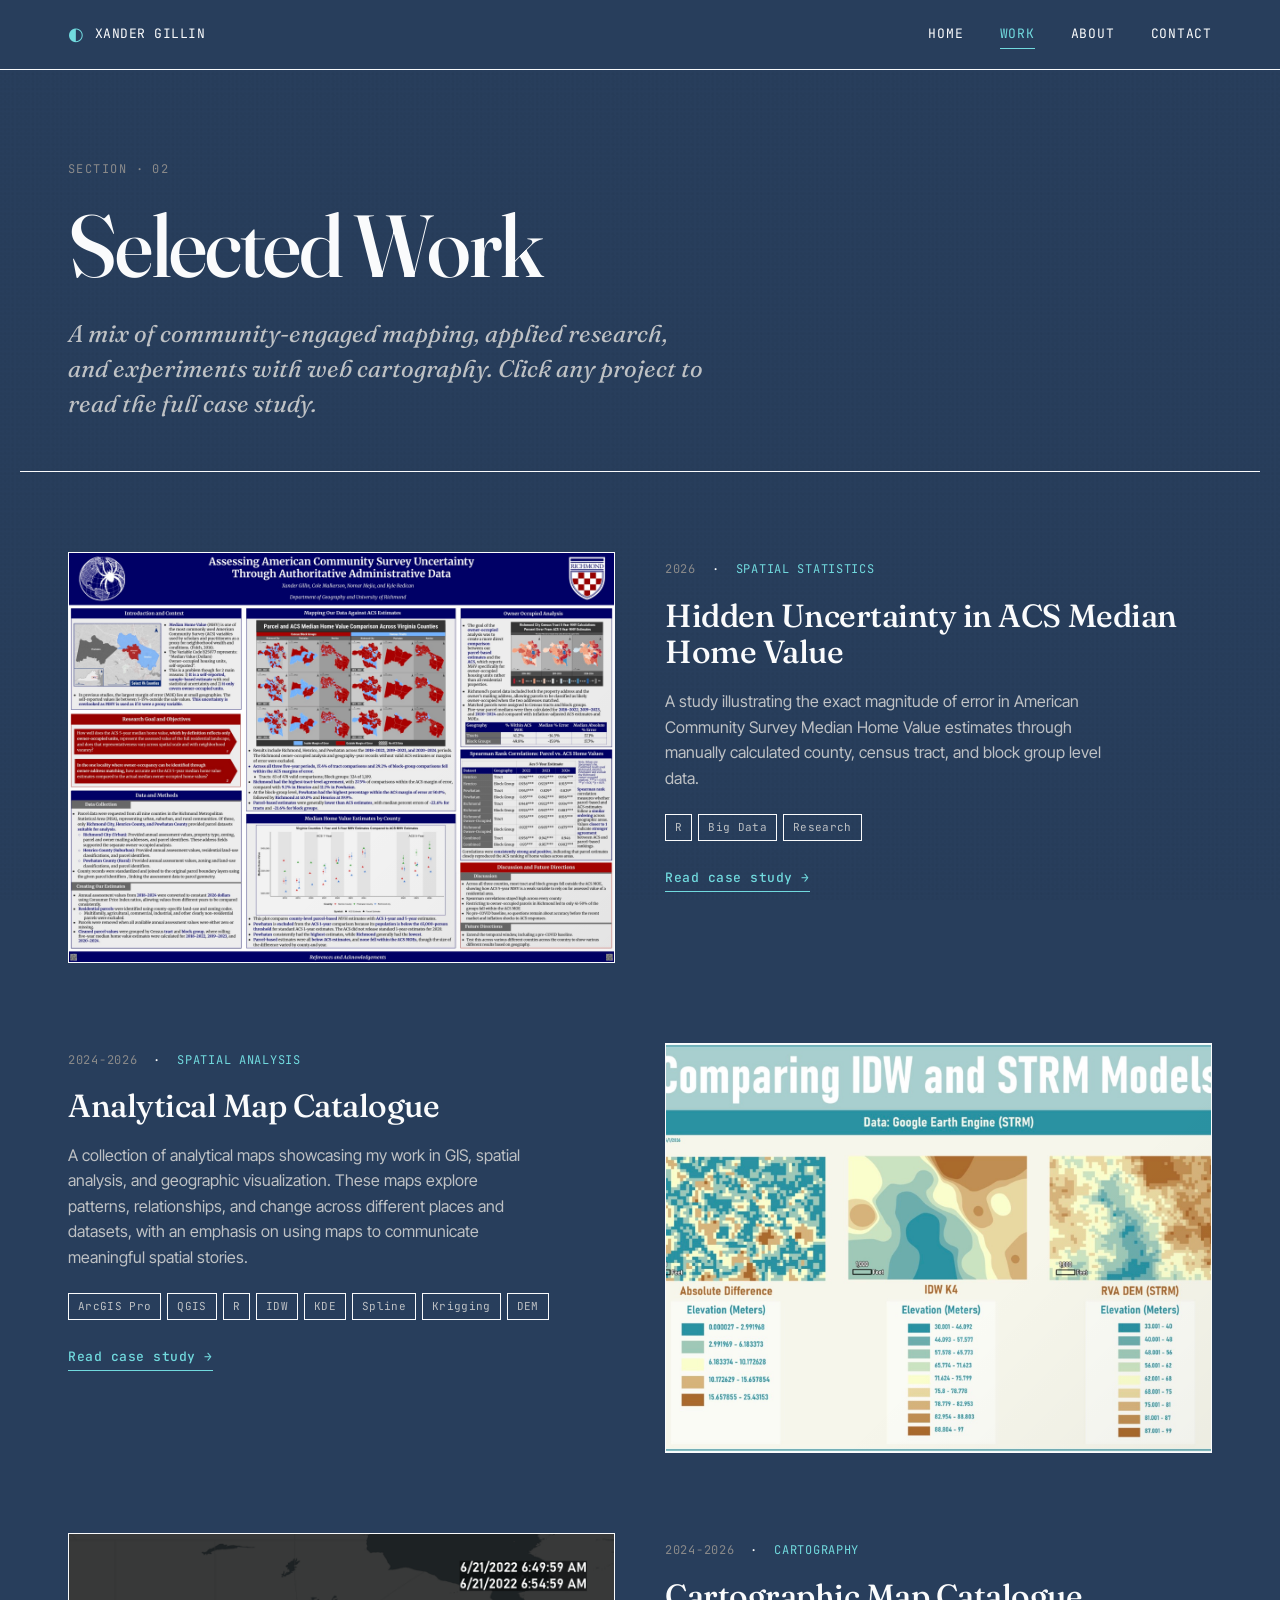
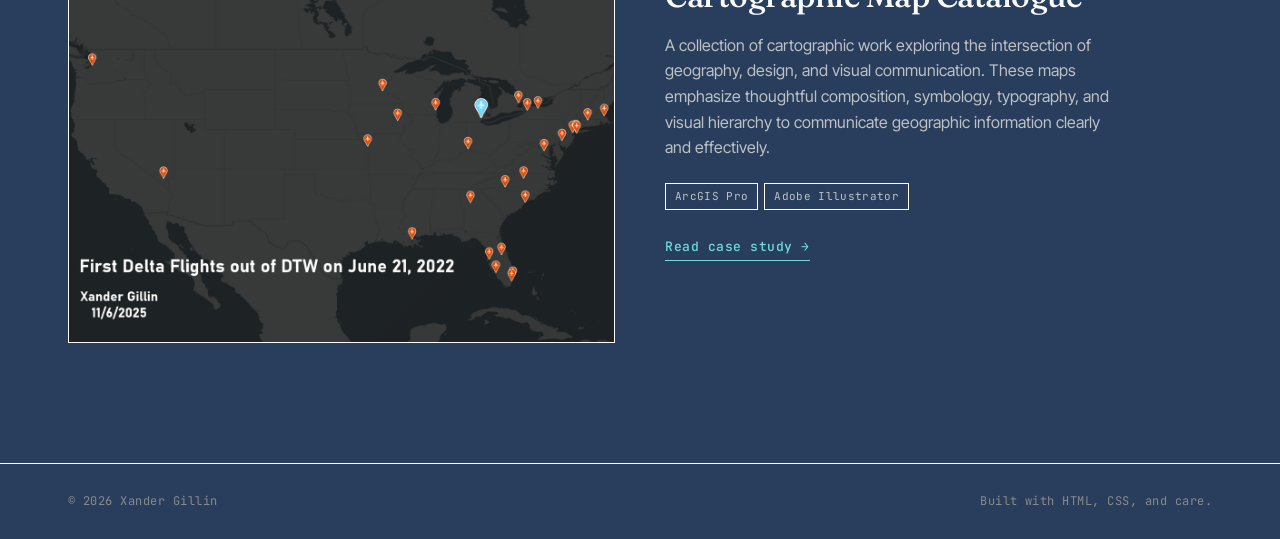
<file: projects.html>
<!DOCTYPE html>
<html lang="en">
<head>
<meta charset="UTF-8">
<meta name="viewport" content="width=device-width, initial-scale=1.0">
<title data-page="Work">Loading...</title>
<link rel="preconnect" href="https://fonts.googleapis.com">
<link rel="preconnect" href="https://fonts.gstatic.com" crossorigin>
<link href="https://fonts.googleapis.com/css2?family=Fraunces:opsz,wght@9..144,400;9..144,500;9..144,600;9..144,700&family=JetBrains+Mono:wght@400;500&family=Inter+Tight:wght@400;500;600&display=swap" rel="stylesheet">
<link rel="stylesheet" href="styles.css">
</head>
<body>

<header id="site-header" class="site-header"></header>

<main>

  <section class="page-head">
    <p class="page-eyebrow">Section · 02</p>
    <h1 class="page-title">Selected Work</h1>
    <p class="page-lead">
      A mix of community-engaged mapping, applied research, and
      experiments with web cartography. Click any project to read
      the full case study.
    </p>
  </section>

  <section class="projects">
    <div class="project-list" data-bind="projects" data-mode="all"></div>
  </section>

</main>

<footer id="site-footer" class="site-footer"></footer>

<script src="config.js"></script>
<script src="components.js"></script>
</body>
</html>
</file>
<file: styles.css>
/* ============================================================
   GIS PORTFOLIO TEMPLATE — STYLESHEET
   ============================================================

   OPTIONAL: THEME PICKER
   ----------------------
   Five color themes are defined below. The "graphite" theme is
   active by default. To switch, comment out the active :root
   block (wrap it in slash-star and star-slash) and uncomment
   the one you want.

   Themes:
     1. graphite   — refined editorial black/cream (default)
     2. atlas      — classic atlas blue on warm paper
     3. terrain    — forest green and bone
     4. nocturne   — dark mode with amber accent
     5. risograph  — punchy red on off-white
   ============================================================ */


/* ---------- THEME 1: GRAPHITE (default) ---------- 
:root {
  --bg:           #f4f0e8;
  --bg-alt:       #ebe6dc;
  --ink:          #1a1816;
  --ink-soft:     #4a4642;
  --ink-faint:    #8a847c;
  --rule:         #d4cec2;
  --accent:       #c0392b;
  --accent-soft:  #f0d8d4;
  --paper-grain:  rgba(0, 0, 0, 0.018);
}
*/

/* ---------- THEME 2: ATLAS ---------- 
:root {
  --bg:           #f1ece0;
  --bg-alt:       #e6dfd0;
  --ink:          #16243a;
  --ink-soft:     #3d4a62;
  --ink-faint:    #7c8499;
  --rule:         #c8c0ad;
  --accent:       #b8651f;
  --accent-soft:  #f0d9bc;
  --paper-grain:  rgba(0, 0, 0, 0.02);
}
*/

/* ---------- THEME 3: TERRAIN ---------- 
:root {
  --bg:           #f3efe6;
  --bg-alt:       #e8e2d3;
  --ink:          #1f2a1e;
  --ink-soft:     #455342;
  --ink-faint:    #8a8f7c;
  --rule:         #c9c8b1;
  --accent:       #4a6b3a;
  --accent-soft:  #dbe5c8;
  --paper-grain:  rgba(0, 0, 0, 0.02);
}
*/

/* ---------- THEME 4: NOCTURNE ---------- 
:root {
  --bg:           #15181c;
  --bg-alt:       #1c2026;
  --ink:          #f0ebe0;
  --ink-soft:     #c4bdb0;
  --ink-faint:    #807a70;
  --rule:         #2a2e35;
  --accent:       #d4a14a;
  --accent-soft:  #3a2f1c;
  --paper-grain:  rgba(255, 255, 255, 0.015);
}
*/

/* ---------- THEME 5: RISOGRAPH ---------- 
:root {
  --bg:           #f5f1ea;
  --bg-alt:       #ece6db;
  --ink:          #181818;
  --ink-soft:     #3a3a3a;
  --ink-faint:    #8a8a8a;
  --rule:         #d6cfc0;
  --accent:       #e23e1f;
  --accent-soft:  #fbd7cf;
  --paper-grain:  rgba(0, 0, 0, 0.022);
}
*/

/* ---------- THEME 5: Custom ---------- */
:root {
  --bg:           #283e5c;
  --bg-alt:       #213852;
  --ink:          #fafbfc;
  --ink-soft:     #bec1c4;
  --ink-faint:    #8a8a8a;
  --rule:         #fafbfc;
  --accent:       #71dade;
  --accent-soft:  #71dade;
  --paper-grain:  rgba(0, 0, 0, 0.022);
}



/* ============================================================
   ADVANCED: everything below this line controls layout and
   typography. You generally do not need to edit it. If you
   want to make structural changes, read docs/EXTENSIONS.md
   for safer ways to customize.
   ============================================================ */

* { box-sizing: border-box; margin: 0; padding: 0; }

html { scroll-behavior: smooth; }

body {
  background: var(--bg);
  color: var(--ink);
  font-family: 'Inter Tight', system-ui, sans-serif;
  font-size: 17px;
  line-height: 1.6;
  -webkit-font-smoothing: antialiased;
  -moz-osx-font-smoothing: grayscale;
  position: relative;
  min-height: 100vh;
}

body::before {
  content: '';
  position: fixed;
  inset: 0;
  pointer-events: none;
  z-index: 1;
  background-image:
    radial-gradient(circle at 25% 35%, var(--paper-grain) 1px, transparent 1.5px),
    radial-gradient(circle at 75% 65%, var(--paper-grain) 1px, transparent 1.5px),
    radial-gradient(circle at 50% 80%, var(--paper-grain) 1px, transparent 1.5px);
  background-size: 4px 4px, 7px 7px, 5px 5px;
  opacity: 0.6;
}

main, header, footer { position: relative; z-index: 2; }

a {
  color: var(--ink);
  text-decoration: none;
  transition: color 0.2s ease;
}
a:hover { color: var(--accent); }

img { max-width: 100%; display: block; }


/* ============================================================
   HEADER (shared across all pages)
   ============================================================ */
.site-header {
  border-bottom: 1px solid var(--rule);
  background: var(--bg);
  position: sticky;
  top: 0;
  z-index: 50;
  backdrop-filter: blur(4px);
}

.header-inner {
  max-width: 1240px;
  margin: 0 auto;
  padding: 20px 48px;
  display: flex;
  justify-content: space-between;
  align-items: center;
}

.header-mark {
  display: flex;
  align-items: center;
  gap: 10px;
  font-family: 'JetBrains Mono', monospace;
  font-size: 13px;
  letter-spacing: 0.04em;
  text-transform: uppercase;
}

.mark-glyph { font-size: 18px; color: var(--accent); }

.header-nav {
  display: flex;
  gap: 36px;
  font-family: 'JetBrains Mono', monospace;
  font-size: 13px;
  letter-spacing: 0.06em;
  text-transform: uppercase;
}

.header-nav a {
  position: relative;
  padding: 2px 0;
}

.header-nav a.is-active {
  color: var(--accent);
}

.header-nav a.is-active::after {
  content: '';
  position: absolute;
  bottom: -2px;
  left: 0;
  right: 0;
  height: 1px;
  background: var(--accent);
}


/* ============================================================
   GENERIC PAGE HEAD (used on Projects, About, Contact)
   ============================================================ */
.page-head {
  max-width: 1240px;
  margin: 0 auto;
  padding: 90px 48px 50px;
  border-bottom: 1px solid var(--rule);
}

.page-eyebrow {
  font-family: 'JetBrains Mono', monospace;
  font-size: 12px;
  letter-spacing: 0.12em;
  text-transform: uppercase;
  color: var(--ink-faint);
  margin-bottom: 22px;
}

.page-title {
  font-family: 'Fraunces', Georgia, serif;
  font-weight: 500;
  font-size: clamp(44px, 7vw, 88px);
  line-height: 1.0;
  letter-spacing: -0.025em;
  color: var(--ink);
  font-variation-settings: "opsz" 100;
  margin-bottom: 28px;
}

.page-lead {
  font-family: 'Fraunces', Georgia, serif;
  font-weight: 400;
  font-style: italic;
  font-size: 24px;
  line-height: 1.45;
  color: var(--ink-soft);
  max-width: 640px;
}


/* ============================================================
   HERO (homepage)
   ============================================================ */
.hero {
  max-width: 1240px;
  margin: 0 auto;
  padding: 100px 48px 70px;
}

.hero-grid {
  display: grid;
  grid-template-columns: 1.6fr 1fr;
  gap: 60px;
  align-items: end;
}

.hero-eyebrow {
  font-family: 'JetBrains Mono', monospace;
  font-size: 12px;
  letter-spacing: 0.12em;
  text-transform: uppercase;
  color: var(--ink-faint);
  margin-bottom: 28px;
}

.hero-name {
  font-family: 'Fraunces', Georgia, serif;
  font-weight: 500;
  font-size: clamp(56px, 9vw, 124px);
  line-height: 0.92;
  letter-spacing: -0.03em;
  color: var(--ink);
  font-variation-settings: "opsz" 120;
  margin-bottom: 28px;
}

.hero-tagline {
  font-family: 'Fraunces', Georgia, serif;
  font-weight: 400;
  font-style: italic;
  font-size: 24px;
  line-height: 1.4;
  color: var(--ink-soft);
  max-width: 540px;
  margin-bottom: 22px;
}

.hero-location {
  font-family: 'JetBrains Mono', monospace;
  font-size: 13px;
  letter-spacing: 0.05em;
  color: var(--ink-faint);
  display: flex;
  align-items: center;
  gap: 8px;
}

.loc-dot { color: var(--accent); font-size: 10px; }

.hero-photo {
  aspect-ratio: 4 / 5;
  overflow: hidden;
  border: 1px solid var(--rule);
  background: var(--bg-alt);
  position: relative;
}

.hero-photo img {
  width: 100%;
  height: 100%;
  object-fit: cover;
  filter: grayscale(0.15) contrast(1.02);
}

.hero-rule {
  margin-top: 70px;
  height: 1px;
  background: var(--rule);
  position: relative;
}

.hero-rule::before,
.hero-rule::after {
  content: '';
  position: absolute;
  top: -3px;
  width: 7px;
  height: 7px;
  border-radius: 50%;
  background: var(--accent);
}
.hero-rule::before { left: 0; }
.hero-rule::after  { right: 0; }


/* ============================================================
   SECTION SHARED
   ============================================================ */
section {
  max-width: 1240px;
  margin: 0 auto;
  padding: 80px 48px;
}

.section-head {
  display: flex;
  align-items: baseline;
  gap: 20px;
  margin-bottom: 44px;
  padding-bottom: 20px;
  border-bottom: 1px solid var(--rule);
}

.section-num {
  font-family: 'JetBrains Mono', monospace;
  font-size: 13px;
  letter-spacing: 0.08em;
  color: var(--accent);
}

.section-title {
  font-family: 'Fraunces', Georgia, serif;
  font-weight: 500;
  font-size: 32px;
  letter-spacing: -0.015em;
  color: var(--ink);
  flex: 1;
}

.section-aside {
  font-family: 'JetBrains Mono', monospace;
  font-size: 12px;
  letter-spacing: 0.06em;
  text-transform: uppercase;
  color: var(--accent);
  border-bottom: 1px solid var(--accent);
  padding-bottom: 2px;
}


/* ============================================================
   INTRO + CONTACT TEASE (homepage)
   ============================================================ */
.intro-text {
  font-family: 'Fraunces', Georgia, serif;
  font-weight: 400;
  font-size: 26px;
  line-height: 1.5;
  color: var(--ink-soft);
  max-width: 760px;
  margin-bottom: 30px;
}

.intro-cta {
  font-family: 'JetBrains Mono', monospace;
  font-size: 13px;
}

.contact-lead {
  font-family: 'Fraunces', Georgia, serif;
  font-weight: 400;
  font-style: italic;
  font-size: 26px;
  line-height: 1.4;
  color: var(--ink-soft);
  max-width: 720px;
  margin-bottom: 24px;
}


/* ============================================================
   PROJECTS GRID — now cards link to detail pages
   ============================================================ */
.project-list {
  display: flex;
  flex-direction: column;
  gap: 80px;
}

.project-card {
  display: grid;
  grid-template-columns: 1fr 1fr;
  gap: 50px;
  align-items: start;
  text-decoration: none;
  color: var(--ink);
  padding: 8px;
  margin: -8px;
  border-radius: 2px;
  transition: background 0.3s ease;
}

.project-card:hover {
  background: var(--bg-alt);
  color: var(--ink);
}

.project-card:nth-child(even) .project-image { order: 2; }

.project-image {
  aspect-ratio: 4 / 3;
  overflow: hidden;
  border: 1px solid var(--rule);
  background: var(--bg-alt);
  position: relative;
}

.project-image::after {
  content: '';
  position: absolute;
  inset: 0;
  background: linear-gradient(135deg, transparent 0%, transparent 60%, rgba(0, 0, 0, 0.04) 100%);
  pointer-events: none;
}

.project-image img {
  width: 100%;
  height: 100%;
  object-fit: cover;
  transition: transform 0.6s cubic-bezier(0.2, 0.8, 0.2, 1);
}

.project-card:hover .project-image img { transform: scale(1.03); }

.project-body { padding-top: 8px; }

.project-meta {
  display: flex;
  gap: 16px;
  font-family: 'JetBrains Mono', monospace;
  font-size: 12px;
  letter-spacing: 0.06em;
  color: var(--ink-faint);
  text-transform: uppercase;
  margin-bottom: 18px;
}

.project-year::after {
  content: '·';
  margin-left: 16px;
  color: var(--rule);
}

.project-type { color: var(--accent); }

.project-title {
  font-family: 'Fraunces', Georgia, serif;
  font-weight: 500;
  font-size: 32px;
  line-height: 1.15;
  letter-spacing: -0.015em;
  margin-bottom: 18px;
  color: var(--ink);
}

.project-card:hover .project-title { color: var(--accent); }

.project-blurb {
  font-size: 16px;
  line-height: 1.6;
  color: var(--ink-soft);
  margin-bottom: 22px;
  max-width: 460px;
}

.project-tags {
  list-style: none;
  display: flex;
  flex-wrap: wrap;
  gap: 6px;
  margin-bottom: 22px;
}

.project-tags li {
  font-family: 'JetBrains Mono', monospace;
  font-size: 11px;
  padding: 4px 9px;
  border: 1px solid var(--rule);
  color: var(--ink-soft);
  letter-spacing: 0.03em;
}

.project-cta {
  display: inline-block;
  font-family: 'JetBrains Mono', monospace;
  font-size: 13px;
  font-weight: 500;
  color: var(--accent);
  letter-spacing: 0.04em;
  border-bottom: 1px solid var(--accent);
  padding-bottom: 2px;
}


/* ============================================================
   ABOUT PAGE
   ============================================================ */
.about-page-grid {
  display: grid;
  grid-template-columns: 1fr 1.7fr;
  gap: 70px;
  align-items: start;
}

.about-photo {
  aspect-ratio: 4 / 5;
  overflow: hidden;
  border: 1px solid var(--rule);
  background: var(--bg-alt);
  position: sticky;
  top: 100px;
}

.about-photo img {
  width: 100%;
  height: 100%;
  object-fit: cover;
  filter: grayscale(0.15) contrast(1.02);
}

.about-prose p {
  font-family: 'Fraunces', Georgia, serif;
  font-weight: 400;
  font-size: 21px;
  line-height: 1.55;
  color: var(--ink-soft);
  margin-bottom: 1.2em;
}

.about-prose p:first-child::first-letter {
  font-family: 'Fraunces', serif;
  font-size: 5em;
  line-height: 0.85;
  float: left;
  padding: 6px 12px 0 0;
  color: var(--accent);
  font-weight: 600;
}


/* CV-style lists (Experience, Education) */
.cv-list {
  list-style: none;
}

.cv-row {
  display: grid;
  grid-template-columns: 200px 1fr;
  gap: 30px;
  padding: 22px 0;
  border-bottom: 1px solid var(--rule);
}

.cv-row:last-child { border-bottom: none; }

.cv-row-time {
  font-family: 'JetBrains Mono', monospace;
  font-size: 12px;
  letter-spacing: 0.06em;
  color: var(--ink-faint);
  padding-top: 4px;
  text-transform: uppercase;
}

.cv-row-title {
  font-family: 'Fraunces', Georgia, serif;
  font-weight: 500;
  font-size: 22px;
  line-height: 1.2;
  color: var(--ink);
  margin-bottom: 6px;
}

.cv-row-org {
  font-size: 15px;
  color: var(--ink-soft);
  margin-bottom: 8px;
}

.cv-row-note {
  font-size: 15px;
  color: var(--ink-faint);
  line-height: 1.5;
}


/* Skills grouped */
.skill-groups {
  display: grid;
  grid-template-columns: repeat(2, 1fr);
  gap: 40px;
}

.skill-group-label {
  font-family: 'JetBrains Mono', monospace;
  font-size: 12px;
  letter-spacing: 0.1em;
  text-transform: uppercase;
  color: var(--ink-faint);
  margin-bottom: 14px;
  padding-bottom: 10px;
  border-bottom: 1px solid var(--rule);
}

.skill-group-list {
  list-style: none;
  display: flex;
  flex-wrap: wrap;
  gap: 8px;
}

.skill-group-list li {
  font-family: 'JetBrains Mono', monospace;
  font-size: 12px;
  padding: 5px 10px;
  background: var(--bg-alt);
  border: 1px solid var(--rule);
  color: var(--ink-soft);
  letter-spacing: 0.02em;
}


/* ============================================================
   CONTACT PAGE
   ============================================================ */
.contact-grid {
  display: grid;
  grid-template-columns: 1.4fr 1fr;
  gap: 80px;
  align-items: start;
}

.contact-links {
  list-style: none;
  display: flex;
  flex-direction: column;
  gap: 0;
}

.contact-links li a {
  font-family: 'JetBrains Mono', monospace;
  font-size: 14px;
  display: flex;
  justify-content: space-between;
  padding: 16px 0;
  border-bottom: 1px solid var(--rule);
  letter-spacing: 0.03em;
}

.contact-links li:first-child a { padding-top: 0; }

.contact-links li a:hover { border-bottom-color: var(--accent); }

.contact-links .link-label {
  color: var(--ink-faint);
  text-transform: uppercase;
  font-size: 11px;
  letter-spacing: 0.1em;
}

.contact-links .link-value { color: var(--ink); }


/* ============================================================
   PROJECT DETAIL PAGE
   ============================================================ */
.project-head {
  max-width: 880px;
  margin: 0 auto;
  padding: 90px 48px 50px;
}

.project-subtitle {
  font-family: 'Fraunces', Georgia, serif;
  font-weight: 400;
  font-style: italic;
  font-size: 24px;
  line-height: 1.45;
  color: var(--ink-soft);
  margin-bottom: 36px;
  max-width: 640px;
}

.project-meta-row {
  list-style: none;
  display: grid;
  grid-template-columns: repeat(4, 1fr);
  gap: 24px;
  padding: 24px 0 8px;
  border-top: 1px solid var(--rule);
  border-bottom: 1px solid var(--rule);
}

.project-meta-row li {
  display: flex;
  flex-direction: column;
  gap: 6px;
}

.meta-label {
  font-family: 'JetBrains Mono', monospace;
  font-size: 11px;
  letter-spacing: 0.1em;
  text-transform: uppercase;
  color: var(--ink-faint);
}

.meta-value {
  font-size: 14px;
  color: var(--ink);
}

.project-hero {
  max-width: 1240px;
  margin: 0 auto;
  padding: 50px 48px 30px;
}

.project-hero figure {
  margin: 0;
  border: 1px solid var(--rule);
  background: var(--bg-alt);
  overflow: hidden;
}

.project-hero img {
  width: 100%;
  height: auto;
  display: block;
}

.project-hero figcaption,
.prose-figure figcaption {
  font-family: 'JetBrains Mono', monospace;
  font-size: 12px;
  line-height: 1.5;
  letter-spacing: 0.02em;
  color: var(--ink-faint);
  padding: 14px 18px;
  border-top: 1px solid var(--rule);
  background: var(--bg);
}

.project-prose {
  max-width: 720px;
  margin: 0 auto;
  padding: 60px 48px;
}

.prose-h2 {
  font-family: 'Fraunces', Georgia, serif;
  font-weight: 500;
  font-size: 28px;
  letter-spacing: -0.015em;
  margin: 50px 0 20px;
  color: var(--ink);
}

.prose-h2:first-child { margin-top: 0; }

.project-prose p {
  font-size: 18px;
  line-height: 1.65;
  color: var(--ink-soft);
  margin-bottom: 1.1em;
}

.prose-figure {
  margin: 36px -60px;
  border: 1px solid var(--rule);
  background: var(--bg-alt);
}

.prose-figure img { width: 100%; }

.project-links-section {
  max-width: 880px;
  margin: 0 auto;
  padding: 40px 48px 20px;
}

.link-list { list-style: none; }

.link-list li {
  padding: 18px 0;
  border-bottom: 1px solid var(--rule);
  display: flex;
  align-items: baseline;
  gap: 24px;
  flex-wrap: wrap;
}

.link-note {
  color: var(--ink-faint);
  font-size: 14px;
  flex: 1;
  min-width: 200px;
}

.project-back {
  max-width: 880px;
  margin: 0 auto;
  padding: 30px 48px 80px;
}


/* ============================================================
   LINK STYLES
   ============================================================ */
.link-primary {
  font-family: 'JetBrains Mono', monospace;
  font-size: 13px;
  font-weight: 500;
  color: var(--accent);
  letter-spacing: 0.04em;
  border-bottom: 1px solid var(--accent);
  padding-bottom: 2px;
}

.link-primary:hover {
  color: var(--ink);
  border-bottom-color: var(--ink);
}


/* ============================================================
   FOOTER
   ============================================================ */
.site-footer {
  border-top: 1px solid var(--rule);
  margin-top: 40px;
}

.footer-inner {
  max-width: 1240px;
  margin: 0 auto;
  padding: 28px 48px;
  display: flex;
  justify-content: space-between;
  font-family: 'JetBrains Mono', monospace;
  font-size: 12px;
  letter-spacing: 0.04em;
  color: var(--ink-faint);
}


/* ============================================================
   RESPONSIVE
   ============================================================ */
@media (max-width: 860px) {
  .header-inner,
  .page-head,
  .project-head,
  .project-hero,
  .project-prose,
  .project-links-section,
  .project-back,
  section,
  .footer-inner {
    padding-left: 24px;
    padding-right: 24px;
  }

  .hero { padding: 60px 24px 50px; }
  section { padding-top: 60px; padding-bottom: 60px; }

  .hero-grid,
  .about-page-grid,
  .project-card,
  .contact-grid,
  .skill-groups {
    grid-template-columns: 1fr;
    gap: 40px;
  }

  .project-card:nth-child(even) .project-image { order: 0; }

  .hero-photo,
  .about-photo {
    max-width: 280px;
    aspect-ratio: 4 / 5;
  }

  .about-photo { position: static; }

  .cv-row {
    grid-template-columns: 1fr;
    gap: 8px;
  }

  .project-meta-row {
    grid-template-columns: repeat(2, 1fr);
  }

  .prose-figure { margin-left: 0; margin-right: 0; }

  .header-nav { gap: 18px; font-size: 12px; }

  .footer-inner { flex-direction: column; gap: 8px; }
}

@media (max-width: 480px) {
  .section-title { font-size: 26px; }
  .project-title { font-size: 24px; }
  .contact-lead, .intro-text { font-size: 21px; }
  .project-meta-row { grid-template-columns: 1fr 1fr; gap: 16px; }
}

/* =========================================
   CARTOGRAPHIC + ANALYTICAL MAP CATALOGUES
   ========================================= */

.map-slider {
    width: 100%;
    max-width: 1200px;

    margin: 5rem auto 0;

    box-sizing: border-box;
}


/* =========================================
   MAP + CAPTION ROW
   ========================================= */

.map-slide {
    width: 100%;

    display: none;

    grid-template-columns: minmax(0, 700px) 320px;

    align-items: center;

    justify-content: center;

    column-gap: 5rem;

    margin: 0 auto;
}


.map-slide.active {
    display: grid;
}


/* =========================================
   MAP
   ========================================= */

.map-slide img {
    display: block;

    width: auto;

    max-width: 700px;

    height: 600px;

    object-fit: contain;

    margin: 0 auto;
}


/* =========================================
   CAPTION / DESCRIPTION
   ========================================= */

.map-info {
    width: 320px;

    margin: 0;

    text-align: left;
}


/* =========================================
   ARROW ROW
   ========================================= */

.map-navigation {
    width: 100%;

    max-width: 1020px;

    margin: 1.5rem auto 0;

    display: flex;

    justify-content: space-between;

    align-items: center;

    box-sizing: border-box;
}


/* =========================================
   ARROWS
   ========================================= */

.map-arrow {
    position: static;

    color: var(--ink);

    width: 42px;
    height: 42px;

    padding: 0;

    border: none;

    background: transparent;

    font-family: "Inter Tight", sans-serif;

    font-size: 1.5rem;

    cursor: pointer;

    display: flex;

    align-items: center;

    justify-content: center;

    transition:
        transform 0.2s ease,
        opacity 0.2s ease;
}


.map-arrow:hover {
    transform: scale(1.2);

    opacity: 0.55;
}


/* =========================================
   DOTS
   ========================================= */

.map-dots {
    width: 100%;

    display: flex;

    justify-content: center;

    align-items: center;

    gap: 7px;

    margin: 0.5rem auto 0;
}


.map-dot {
    width: 6px;
    height: 6px;

    padding: 0;

    border: none;

    border-radius: 50%;

    background: #b8b5ae;

    cursor: pointer;

    transition:
        transform 0.2s ease,
        background 0.2s ease;
}


.map-dot.active {
    background: #222;

    transform: scale(1.15);
}


/* =========================================
   MOBILE
   ========================================= */

@media (max-width: 800px) {

    .map-slider {
        width: 100%;

        max-width: 100%;

        padding: 0 25px;

        margin: 3rem auto 0;

        box-sizing: border-box;
    }


    /* MAP + CAPTION */

    .map-slide {
        width: 100%;

        grid-template-columns: 1fr;

        row-gap: 1.5rem;

        justify-items: center;
    }


    .map-slide img {
        width: auto;

        max-width: 100%;

        height: 450px;

        margin: 0 auto;

        object-fit: contain;
    }


    /* CAPTION */

    .map-info {
        width: 100%;

        max-width: 320px;

        margin: 0 auto;

        text-align: center;
    }


    /* ARROWS */

    .map-navigation {
        width: 100%;

        max-width: 320px;

        margin: 1.25rem auto 0;

        padding: 0;

        display: flex;

        justify-content: space-between;

        align-items: center;
    }


    .map-arrow {
        position: static;

        width: 40px;
        height: 40px;

        font-size: 1.4rem;
    }


    /* DOTS */

    .map-dots {
        margin-top: 0.5rem;
    }

}


/* =========================================
   SMALL PHONES
   ========================================= */

@media (max-width: 480px) {

    .map-slider {
        padding: 0 18px;
    }


    .map-slide img {
        height: 380px;
    }


    .map-info {
        max-width: 280px;
    }


    .map-navigation {
        max-width: 280px;
    }


    .map-arrow {
        width: 36px;
        height: 36px;

        font-size: 1.25rem;
    }

}


/* =========================================
   ACS RESEARCH PROJECT IMAGE SLIDER
   ========================================= */

.research-image-slider {
  width: 100%;
  max-width: 1400px;
  margin: 5rem auto 6rem;
  padding: 0 2rem;
  box-sizing: border-box;
}

.research-slider {
  position: relative;
  width: 100%;

  display: flex;
  justify-content: center;
  align-items: center;

  margin: 0 auto;
  overflow: hidden;
}

.research-slide {
  display: none;

  width: 100%;

  justify-content: center;
  align-items: center;

  margin: 0 auto;
}

.research-slide.active {
  display: flex;
}

.research-slide img {
  display: block;

  width: auto;
  max-width: 100%;
  height: 650px;

  object-fit: contain;
  margin: 0 auto;
}

.research-navigation {
  width: 100%;
  max-width: 1200px;

  margin: 1rem auto 0;
  padding: 0;

  display: flex;
  justify-content: space-between;
  align-items: center;
}

.research-arrow {
  border: none;
  background: transparent;

  color: var(--ink);

  font-family: 'Inter Tight', system-ui, sans-serif;
  font-size: 2rem;

  cursor: pointer;
  padding: 0.5rem 1rem;
  margin: 0;

  transition:
    transform 0.2s ease,
    opacity 0.2s ease;
}

.research-arrow:hover {
  transform: scale(1.2);
  opacity: 0.6;
}

@media (max-width: 800px) {

  .research-image-slider {
    width: 100%;
    padding: 0 1rem;
    margin: 3rem auto 4rem;
  }

  .research-slide img {
    width: auto;
    max-width: 100%;
    height: 450px;
  }

  .research-navigation {
    width: 100%;
    margin-top: 0.5rem;
  }

  .research-arrow {
    font-size: 1.5rem;
  }
}
</file>
